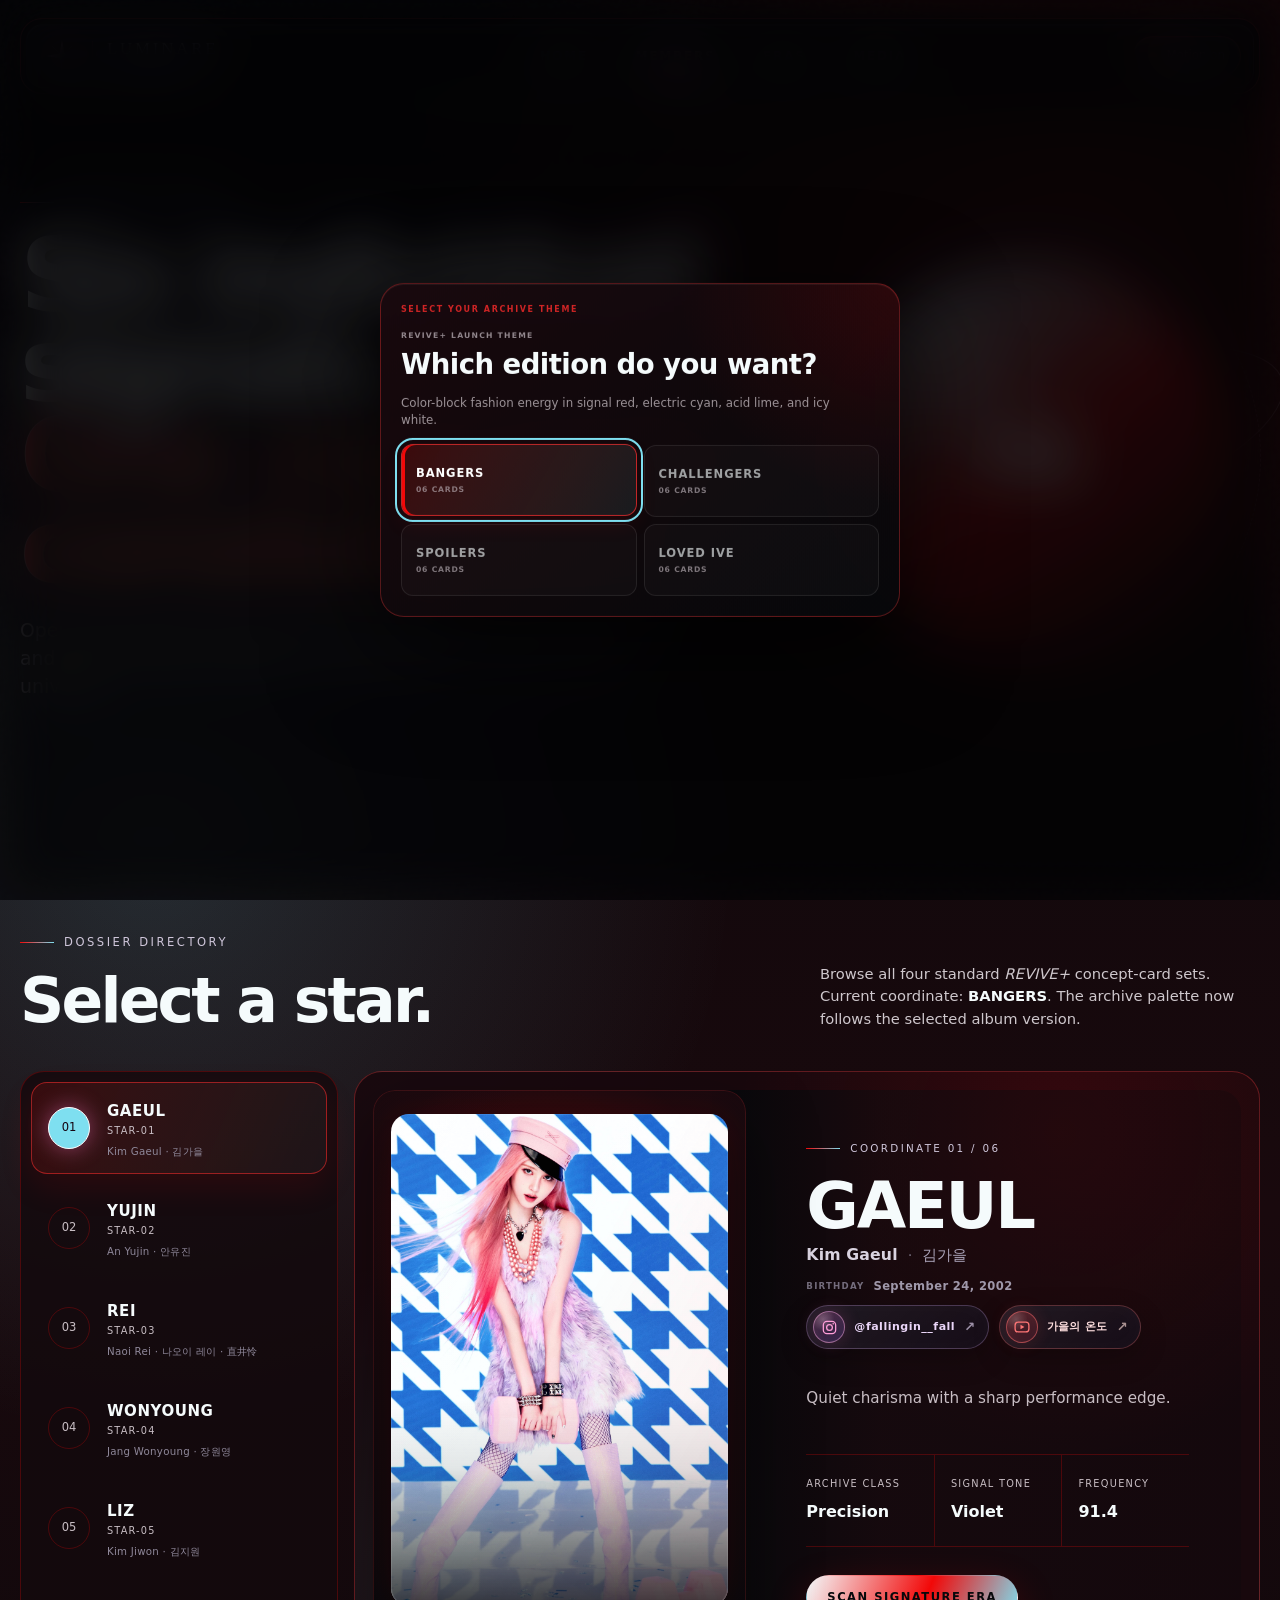
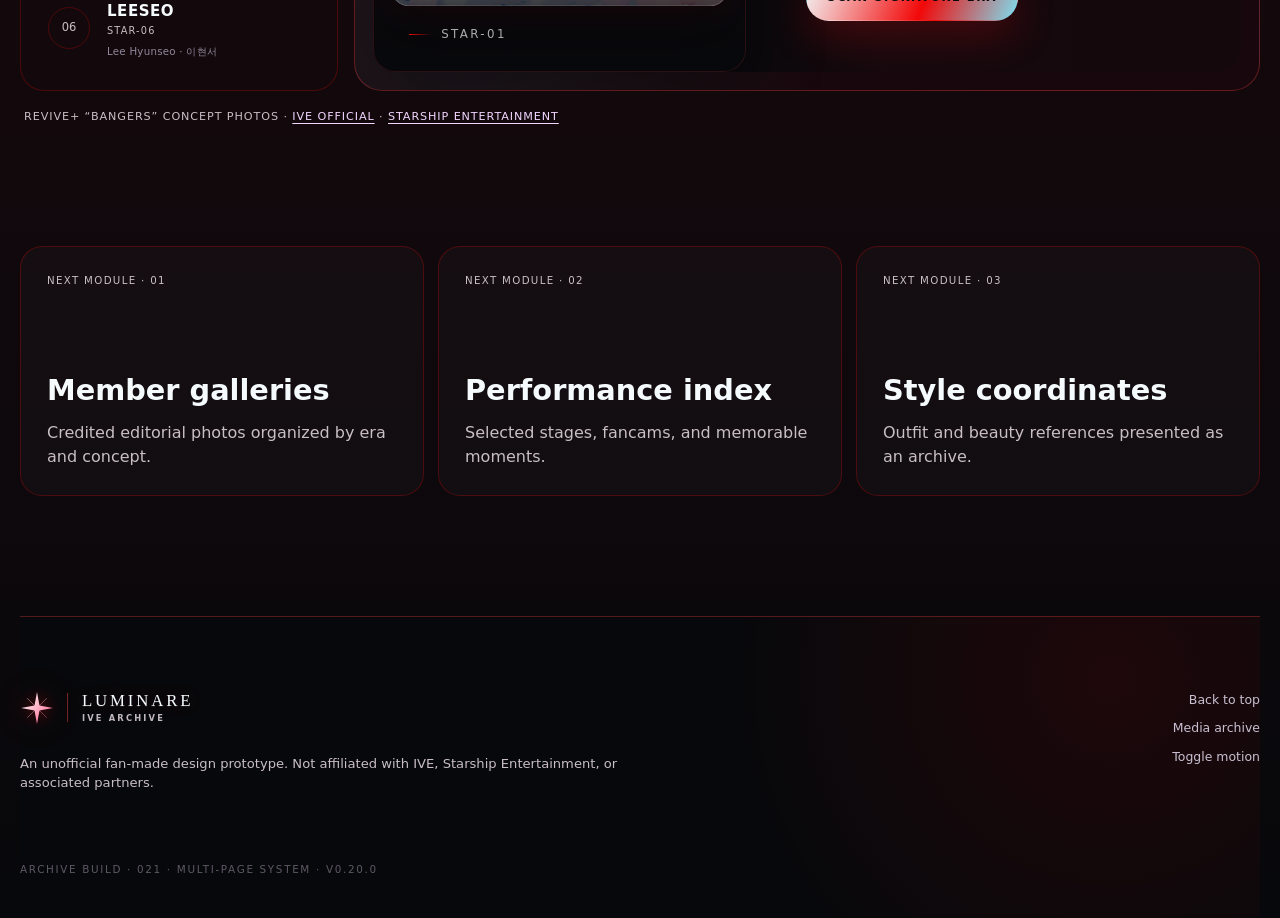
<file: members.html>
<!doctype html>
<html lang="en" data-page="members">
<head>
  <meta charset="UTF-8" />
  <meta name="viewport" content="width=device-width, initial-scale=1.0" />
  <meta name="description" content="Explore six member dossiers in the LUMINARE · IVE Archive." />
  <title>Members · LUMINARE · IVE Archive</title>
  <link rel="icon" type="image/svg+xml" href="assets/luminare-mark.svg" />
  <script src="album-theme-sync.js?v=mobile-card-freeze-fix-v63"></script>
  <link rel="stylesheet" href="revive-member-sets.css" />
  <script src="revive-member-sets.js?v=mobile-card-freeze-fix-v63" defer></script>
  <link rel="stylesheet" href="styles.css" />
  <link rel="stylesheet" href="member-cards.css" />
  <link rel="stylesheet" href="member-profile-details.css?v=mobile-card-freeze-fix-v63" />
  <link rel="stylesheet" href="member-photo-layout.css" />
  <script src="script.js" defer></script>
  <script src="member-profile-details.js?v=mobile-card-freeze-fix-v63" defer></script>
  <link rel="stylesheet" href="header-editorial-glass.css" />
  <link rel="stylesheet" href="album-cover-theme.css" />
</head>
<body>
  <a class="skip-link" href="#main">Skip to content</a>
  <div class="noise" aria-hidden="true"></div>
  <div id="starfield" class="starfield" aria-hidden="true"></div>

  <header class="site-header" data-header>
    <a class="brand" href="index.html" aria-label="LUMINARE · IVE Archive home">
        <img class="brand-emblem" src="assets/luminare-mark.svg" alt="" width="34" height="34" />
        <span class="brand-lockup">
<span class="brand-mark">LUMINARE</span>
<span class="brand-sub">IVE Archive</span>
        </span>
      </a>

    <button class="menu-toggle" type="button" aria-expanded="false" aria-controls="site-nav" data-menu-toggle>
      <span></span><span></span>
      <span class="sr-only">Toggle navigation</span>
    </button>

    <nav id="site-nav" class="site-nav" aria-label="Primary navigation" data-nav>
      <a href="index.html" data-route="index">Home</a>
      <a href="members.html" data-route="members">Members</a>
      <a href="eras.html" data-route="eras">Eras</a>
      <a href="media.html" data-route="media">Media</a>
      <a href="dive-zone.html" data-route="dive-zone">DIVE Zone</a>
    </nav>

    <button class="motion-toggle" type="button" aria-pressed="false" data-motion-toggle>
      <span class="motion-dot" aria-hidden="true"></span>
      <span data-motion-label>Motion on</span>
    </button>
  </header>
  <main id="main">
    <section class="page-hero section-shell page-hero-members" aria-labelledby="page-title">
      <div class="page-hero-copy reveal">
        <p class="eyebrow"><span></span> Member command</p>
        <h1 id="page-title">Six individual signals.<br /><span>One complete constellation.</span></h1>
        <p>Open each dossier to explore the visual identity, archive coordinate, and creative signal assigned to every member in this fan-made universe.</p>
      </div>
      <div class="page-hero-orb" aria-hidden="true"><span>06</span></div>
    </section>

    <section class="page-section section-shell" aria-labelledby="directory-title">
      <div class="section-heading reveal">
        <div>
          <p class="eyebrow"><span></span> Dossier directory</p>
          <h2 id="directory-title">Select a star.</h2>
        </div>
        <p>Portraits use IVE’s official <em>REVIVE+</em> “BANGERS” concept-photo set. Image rights remain with Starship Entertainment and the original campaign sources.</p>
      </div>

      <div class="dossier-layout reveal">
        <div class="dossier-list" role="list" data-dossier-list></div>
        <article class="dossier-panel" data-member-profile aria-live="polite">
          <div class="dossier-visual" aria-hidden="true" data-profile-visual><span data-profile-code>STAR-01</span></div>
          <div class="dossier-copy">
            <p class="eyebrow compact"><span></span><span data-profile-coordinate>Coordinate 01 / 06</span></p>
            <h2 data-profile-name>GAEUL</h2>
            <div class="profile-identity" aria-label="Full member name: Kim Gaeul · 김가을">
              <span data-profile-english-name>Kim Gaeul</span>
              <span lang="ko" data-profile-korean-name>김가을</span>
              <span lang="ja" data-profile-japanese-name hidden></span>
              <span class="profile-birthday" data-profile-birthday>September 24, 2002</span>
            </div>
            <p data-profile-signal>Quiet charisma with a sharp performance edge.</p>
            <dl class="profile-metrics">
              <div><dt>Archive class</dt><dd data-profile-class>Precision</dd></div>
              <div><dt>Signal tone</dt><dd data-profile-tone>Violet</dd></div>
              <div><dt>Frequency</dt><dd data-profile-frequency>91.4</dd></div>
            </dl>
            <div class="profile-actions">
              <button class="button button-primary" type="button" data-profile-era>Scan signature era</button>
              <span class="profile-result" data-profile-result>Profile synchronized.</span>
            </div>
          </div>
        </article>
      </div>
      <p class="photo-credit">REVIVE+ “BANGERS” concept photos · <a href="https://x.com/IVEstarship" target="_blank" rel="noreferrer">IVE Official</a> · <a href="https://www.starship-ent.com/musician/ive" target="_blank" rel="noreferrer">Starship Entertainment</a></p>
    </section>

    <section class="page-section section-shell compact-section" aria-labelledby="future-member-title">
      <div class="future-grid">
        <article class="future-card reveal">
          <span>Next module · 01</span><h3 id="future-member-title">Member galleries</h3><p>Credited editorial photos organized by era and concept.</p>
        </article>
        <article class="future-card reveal">
          <span>Next module · 02</span><h3>Performance index</h3><p>Selected stages, fancams, and memorable moments.</p>
        </article>
        <article class="future-card reveal">
          <span>Next module · 03</span><h3>Style coordinates</h3><p>Outfit and beauty references presented as an archive.</p>
        </article>
      </div>
    </section>
  </main>
  <footer class="site-footer section-shell">
    <div>
      <a class="brand footer-brand" href="index.html" aria-label="LUMINARE · IVE Archive home">
        <img class="brand-emblem" src="assets/luminare-mark.svg" alt="" width="34" height="34" />
        <span class="brand-lockup">
<span class="brand-mark">LUMINARE</span>
<span class="brand-sub">IVE Archive</span>
        </span>
      </a>
      <p>An unofficial fan-made design prototype. Not affiliated with IVE, Starship Entertainment, or associated partners.</p>
    </div>
    <div class="footer-links">
      <a href="#main">Back to top</a>
      <a href="media.html">Media archive</a>
      <button type="button" data-motion-toggle-footer>Toggle motion</button>
    </div>
    <p class="footer-code">Archive build · 021 · Multi-page system · v0.20.0</p>
  </footer>
</body>
</html>
</file>
<file: revive-member-sets.css>
/* REVIVE+ multi-set member-card selector and album-version themes. */

html[data-member-set="bangers"] {
  --set-bg: #08070b;
  --set-bg-soft: #18090f;
  --set-panel: rgba(18, 9, 14, .82);
  --set-panel-strong: rgba(25, 9, 15, .95);
  --set-paper: #f4fcfe;
  --set-muted: #c9bdc8;
  --set-ink: #08070b;
  --set-accent: #fd0100;
  --set-accent-2: #79e5fd;
  --set-accent-3: #e5f183;
  --set-line: rgba(253, 1, 0, .24);
  --set-glow-a: rgba(253, 1, 0, .25);
  --set-glow-b: rgba(121, 229, 253, .16);
  --set-board-a: #f4fcfe;
  --set-board-b: #ded8eb;
  --set-board-c: #ca0009;
}

html[data-member-set="challengers"] {
  --set-bg: #07090a;
  --set-bg-soft: #071710;
  --set-panel: rgba(7, 18, 13, .82);
  --set-panel-strong: rgba(7, 24, 16, .95);
  --set-paper: #ecf7eb;
  --set-muted: #9fbdb1;
  --set-ink: #050806;
  --set-accent: #10e68a;
  --set-accent-2: #c7e3d9;
  --set-accent-3: #5db08f;
  --set-line: rgba(16, 230, 138, .24);
  --set-glow-a: rgba(16, 230, 138, .27);
  --set-glow-b: rgba(199, 227, 217, .12);
  --set-board-a: #ecf7eb;
  --set-board-b: #97c1b5;
  --set-board-c: #175c46;
}

html[data-member-set="spoilers"] {
  --set-bg: #090d14;
  --set-bg-soft: #111b28;
  --set-panel: rgba(11, 20, 31, .82);
  --set-panel-strong: rgba(12, 27, 43, .95);
  --set-paper: #e7eef1;
  --set-muted: #a5b5bd;
  --set-ink: #08111d;
  --set-accent: #3071b6;
  --set-accent-2: #9cd0db;
  --set-accent-3: #e7ef19;
  --set-line: rgba(48, 113, 182, .26);
  --set-glow-a: rgba(48, 113, 182, .25);
  --set-glow-b: rgba(156, 208, 219, .16);
  --set-board-a: #e7eef1;
  --set-board-b: #9cd0db;
  --set-board-c: #3071b6;
}

html[data-member-set="loved-ive"] {
  --set-bg: #0b1220;
  --set-bg-soft: #102742;
  --set-panel: rgba(11, 29, 48, .82);
  --set-panel-strong: rgba(10, 38, 64, .95);
  --set-paper: #f3f1ed;
  --set-muted: #a9bdcf;
  --set-ink: #09111c;
  --set-accent: #72aacc;
  --set-accent-2: #a3bdcf;
  --set-accent-3: #ccc3bb;
  --set-line: rgba(114, 170, 204, .26);
  --set-glow-a: rgba(38, 105, 163, .25);
  --set-glow-b: rgba(204, 195, 187, .13);
  --set-board-a: #e9eef1;
  --set-board-b: #a3bdcf;
  --set-board-c: #0a355e;
}

html[data-member-set] {
  --bg: var(--set-bg);
  --bg-soft: var(--set-bg-soft);
  --panel: var(--set-panel);
  --panel-strong: var(--set-panel-strong);
  --line: var(--set-line);
  --line-strong: color-mix(in srgb, var(--set-accent) 45%, transparent);
  --text: var(--set-paper);
  --muted: var(--set-muted);
  --violet: var(--set-accent);
  --pink: var(--set-accent-2);
  --blue: var(--set-accent-3);
  --success: var(--set-accent-3);
  background: var(--set-bg);
}

html[data-member-set] body {
  background:
    radial-gradient(circle at 84% 8%, var(--set-glow-a), transparent 25%),
    radial-gradient(circle at 12% 34%, var(--set-glow-b), transparent 29%),
    linear-gradient(180deg, var(--set-bg) 0%, var(--set-bg-soft) 48%, var(--set-bg) 100%);
}

html[data-member-set] ::selection {
  color: var(--set-ink);
  background: var(--set-accent);
}

html[data-member-set] .star {
  background: color-mix(in srgb, var(--set-accent) 42%, white);
}

html[data-member-set] .site-header {
  border-color: color-mix(in srgb, var(--set-accent) 20%, rgba(255,255,255,.08));
  background: color-mix(in srgb, var(--set-bg) 82%, transparent);
  box-shadow: 0 18px 68px color-mix(in srgb, var(--set-bg) 72%, transparent);
}

html[data-member-set] .site-nav a::after,
html[data-member-set] .eyebrow span:first-child {
  background: linear-gradient(90deg, var(--set-accent), var(--set-accent-2));
}

html[data-member-set] .motion-dot {
  background: var(--set-accent);
  box-shadow: 0 0 16px color-mix(in srgb, var(--set-accent) 72%, transparent);
}

html[data-member-set] .button-primary {
  color: var(--set-ink);
  background: linear-gradient(112deg, var(--set-paper), var(--set-accent) 54%, var(--set-accent-2));
  box-shadow: 0 15px 42px color-mix(in srgb, var(--set-accent) 22%, transparent);
}

html[data-member-set] .button-ghost,
html[data-member-set] .text-link {
  border-color: color-mix(in srgb, var(--set-accent) 34%, rgba(255,255,255,.1));
}

html[data-member-set] .member-card {
  border-color: color-mix(in srgb, var(--set-accent) 20%, rgba(255,255,255,.07));
  background:
    radial-gradient(circle at 76% 8%, color-mix(in srgb, var(--set-accent) 10%, transparent), transparent 34%),
    var(--set-panel);
}

html[data-member-set] .member-card:hover,
html[data-member-set] .member-card:focus-within {
  border-color: color-mix(in srgb, var(--set-accent) 54%, white 8%);
  box-shadow: 0 24px 70px color-mix(in srgb, var(--set-accent) 12%, rgba(0,0,0,.45));
}

.member-set-switcher {
  --member-set-accent: var(--set-accent, #ff8fc7);
  --member-set-secondary: var(--set-accent-2, #ffd3e7);
  position: relative;
  z-index: 3;
  display: grid;
  grid-template-columns: minmax(170px, .55fr) minmax(0, 1.45fr);
  gap: 10px 22px;
  align-items: center;
  margin: -20px 0 30px;
  padding: 18px 20px;
  overflow: hidden;
  border: 1px solid color-mix(in srgb, var(--member-set-accent) 25%, rgba(255,255,255,.08));
  border-radius: 20px;
  background:
    radial-gradient(circle at 8% 0%, color-mix(in srgb, var(--member-set-accent) 20%, transparent), transparent 36%),
    radial-gradient(circle at 94% 100%, color-mix(in srgb, var(--member-set-secondary) 10%, transparent), transparent 34%),
    color-mix(in srgb, var(--set-bg) 76%, transparent);
  box-shadow: 0 20px 60px rgba(0, 0, 0, .22);
  backdrop-filter: blur(18px) saturate(1.15);
}

.member-set-switcher::after {
  content: "04 THEMES · 24 CARDS";
  position: absolute;
  right: 16px;
  bottom: 10px;
  color: color-mix(in srgb, var(--member-set-accent) 25%, rgba(255,255,255,.18));
  font-size: .5rem;
  font-weight: 800;
  letter-spacing: .15em;
  pointer-events: none;
}

.member-set-switcher-copy {
  min-width: 0;
  display: flex;
  flex-direction: column;
  gap: 6px;
}

.member-set-switcher-copy > span {
  color: color-mix(in srgb, var(--set-muted) 70%, transparent);
  font-size: .52rem;
  font-weight: 750;
  letter-spacing: .16em;
  text-transform: uppercase;
}

.member-set-switcher-copy > strong {
  color: var(--set-paper, white);
  font-size: clamp(1rem, 2vw, 1.38rem);
  line-height: 1;
  letter-spacing: -.025em;
}

.member-set-options {
  min-width: 0;
  display: grid;
  grid-template-columns: repeat(4, minmax(0, 1fr));
  gap: 7px;
}

.member-set-options button {
  position: relative;
  min-width: 0;
  min-height: 38px;
  padding: 8px 9px 8px 24px;
  overflow: hidden;
  border: 1px solid rgba(255, 255, 255, .13);
  border-radius: 999px;
  color: color-mix(in srgb, var(--set-paper) 66%, transparent);
  background: rgba(255, 255, 255, .035);
  font: inherit;
  font-size: clamp(.48rem, .68vw, .58rem);
  font-weight: 800;
  letter-spacing: .09em;
  text-overflow: ellipsis;
  white-space: nowrap;
  cursor: pointer;
  transition: border-color .2s ease, color .2s ease, background .2s ease, transform .2s ease, box-shadow .2s ease;
}

.member-set-options button::before {
  content: "";
  position: absolute;
  left: 10px;
  top: 50%;
  width: 7px;
  height: 7px;
  border-radius: 50%;
  transform: translateY(-50%);
  background: var(--option-a, #ff8fc7);
  box-shadow: 0 0 10px color-mix(in srgb, var(--option-a, #ff8fc7) 65%, transparent);
}

.member-set-options button[data-member-set="bangers"] { --option-a: #fd0100; --option-b: #79e5fd; }
.member-set-options button[data-member-set="challengers"] { --option-a: #10e68a; --option-b: #c7e3d9; }
.member-set-options button[data-member-set="spoilers"] { --option-a: #3071b6; --option-b: #9cd0db; }
.member-set-options button[data-member-set="loved-ive"] { --option-a: #72aacc; --option-b: #a3bdcf; }

.member-set-options button:hover,
.member-set-options button:focus-visible {
  border-color: color-mix(in srgb, var(--option-a) 62%, white 10%);
  color: white;
  transform: translateY(-1px);
}

.member-set-options button[aria-pressed="true"] {
  border-color: color-mix(in srgb, var(--option-a) 64%, white 16%);
  color: var(--set-ink, #130a11);
  background: linear-gradient(112deg, var(--set-paper, #fff7fb), var(--option-a) 62%, var(--option-b));
  box-shadow: 0 8px 24px color-mix(in srgb, var(--option-a) 27%, transparent);
}

.member-set-options button[aria-pressed="true"]::before {
  background: var(--set-ink, #130a11);
  box-shadow: none;
}

.member-set-switcher > p {
  grid-column: 2;
  min-width: 0;
  margin: 0 90px 0 2px;
  color: color-mix(in srgb, var(--set-muted) 72%, transparent);
  font-size: .68rem;
  line-height: 1.45;
}

.member-card .member-art,
html[data-page="members"] .dossier-panel .dossier-visual::before {
  transition: background-image .2s linear, filter .3s ease, opacity .3s ease;
}

html[data-page="index"][data-member-set] {
  --rv-ink: var(--set-ink);
  --rv-paper: var(--set-paper);
  --rv-pink: var(--set-accent);
  --rv-hot: var(--set-accent);
  --rv-lilac: var(--set-accent-2);
  --rv-cyan: var(--set-accent-3);
  --rv-yellow: var(--set-accent-2);
  --rv-chrome: color-mix(in srgb, var(--set-paper) 84%, var(--set-accent));
  --rv-line: var(--set-line);
  background: var(--set-bg);
}

html[data-page="index"][data-member-set] body {
  background:
    radial-gradient(circle at 86% 8%, var(--set-glow-a), transparent 22%),
    radial-gradient(circle at 12% 31%, var(--set-glow-b), transparent 25%),
    linear-gradient(180deg, var(--set-bg) 0%, var(--set-bg-soft) 44%, var(--set-bg) 100%);
}

html[data-page="index"][data-member-set] .revive-campaign-hero::before {
  background:
    radial-gradient(circle at 75% 44%, var(--set-glow-a), transparent 19%),
    radial-gradient(circle at 72% 38%, var(--set-glow-b), transparent 32%),
    linear-gradient(90deg, rgba(255,255,255,.025) 1px, transparent 1px),
    linear-gradient(rgba(255,255,255,.025) 1px, transparent 1px);
  background-size: auto, auto, 54px 54px, 54px 54px;
}

html[data-page="index"][data-member-set] .revive-campaign-title .title-revive {
  color: var(--set-ink);
  background: linear-gradient(105deg, var(--set-paper), color-mix(in srgb, var(--set-accent) 72%, white) 52%, var(--set-accent-2));
  box-shadow: 9px 9px 0 color-mix(in srgb, var(--set-accent) 25%, transparent);
}

html[data-page="index"][data-member-set] .revive-campaign-actions .button-primary,
html[data-page="index"][data-member-set] .revive-closing .button-primary {
  color: var(--set-ink);
  background: linear-gradient(112deg, var(--set-paper), var(--set-accent) 52%, var(--set-accent-2));
  box-shadow: 0 16px 44px color-mix(in srgb, var(--set-accent) 22%, transparent);
}

html[data-page="index"][data-member-set] .campaign-board {
  border-color: color-mix(in srgb, var(--set-accent) 26%, white 8%);
  background:
    radial-gradient(circle at 77% 18%, color-mix(in srgb, var(--set-accent-3) 34%, transparent), transparent 20%),
    radial-gradient(circle at 18% 78%, color-mix(in srgb, var(--set-accent) 32%, transparent), transparent 24%),
    linear-gradient(145deg, var(--set-board-a) 0%, var(--set-board-b) 48%, var(--set-board-c) 100%);
  box-shadow: 0 48px 130px color-mix(in srgb, var(--set-accent) 12%, rgba(0,0,0,.56));
}

html[data-page="index"][data-member-set] .campaign-board::after {
  content: attr(data-theme-label);
}

html[data-page="index"][data-member-set] .campaign-photo {
  border-color: color-mix(in srgb, var(--set-ink) 20%, transparent);
  background: color-mix(in srgb, var(--set-board-a) 78%, var(--set-board-b));
  box-shadow: 0 15px 34px color-mix(in srgb, var(--set-ink) 20%, transparent);
}

html[data-page="index"][data-member-set] .campaign-photo figcaption {
  color: var(--set-ink);
  background: color-mix(in srgb, var(--set-paper) 88%, transparent);
}

html[data-page="index"][data-member-set] .campaign-sticker {
  border-color: color-mix(in srgb, var(--set-accent) 45%, white 18%);
  box-shadow: 0 10px 28px color-mix(in srgb, var(--set-accent) 15%, transparent);
}

html[data-page="index"][data-member-set] .revive-status-strip,
html[data-page="index"][data-member-set] .revive-story,
html[data-page="index"][data-member-set] .concept-card,
html[data-page="index"][data-member-set] .revive-portal-card,
html[data-page="index"][data-member-set] .revive-closing {
  border-color: color-mix(in srgb, var(--set-accent) 18%, rgba(255,255,255,.08));
}

html[data-page="index"][data-member-set] .revive-status-strip,
html[data-page="index"][data-member-set] .revive-story,
html[data-page="index"][data-member-set] .revive-portal-card {
  background:
    radial-gradient(circle at 100% 0%, color-mix(in srgb, var(--set-accent) 8%, transparent), transparent 35%),
    color-mix(in srgb, var(--set-panel) 82%, transparent);
}

html[data-page="index"][data-member-set] .revive-portal-card:hover,
html[data-page="index"][data-member-set] .revive-portal-card:focus-visible {
  border-color: color-mix(in srgb, var(--set-accent) 50%, white 8%);
  box-shadow: 0 24px 64px color-mix(in srgb, var(--set-accent) 11%, rgba(0,0,0,.4));
}

html[data-page="members"] .member-set-switcher {
  margin-top: -18px;
}

html[data-page="members"] .section-heading > p strong {
  color: var(--set-paper, white);
  font-weight: 750;
}

html[data-page="members"][data-member-set] .dossier-panel {
  border-color: color-mix(in srgb, var(--set-accent) 21%, rgba(255,255,255,.07));
  background:
    radial-gradient(circle at 38% 34%, color-mix(in srgb, var(--set-accent) 12%, transparent), transparent 34%),
    linear-gradient(145deg, var(--set-panel-strong), color-mix(in srgb, var(--set-bg) 96%, black));
}

html[data-page="members"][data-member-set] .dossier-panel .dossier-visual {
  background:
    radial-gradient(circle at 46% 25%, color-mix(in srgb, var(--set-accent) 18%, transparent), transparent 38%),
    linear-gradient(180deg, var(--set-panel-strong), var(--set-bg));
  box-shadow:
    0 28px 72px rgba(0, 0, 0, .38),
    inset 0 0 0 1px color-mix(in srgb, var(--set-accent) 12%, rgba(255,255,255,.04));
}

html[data-page="members"][data-member-set] .dossier-panel .dossier-visual::before {
  background-color: var(--set-bg);
  box-shadow:
    0 22px 50px rgba(0, 0, 0, .34),
    0 0 38px color-mix(in srgb, var(--set-accent) 12%, transparent);
}

html[data-page="members"][data-member-set] .dossier-panel .dossier-visual::after {
  background:
    linear-gradient(180deg, transparent 58%, color-mix(in srgb, var(--set-bg) 10%, transparent) 72%, color-mix(in srgb, var(--set-bg) 78%, transparent) 100%),
    linear-gradient(120deg, rgba(255, 255, 255, .025), transparent 45%, color-mix(in srgb, var(--set-accent) 8%, transparent));
}

html[data-page="members"][data-member-set] .dossier-panel .dossier-visual > span::before {
  background: linear-gradient(90deg, var(--set-accent), transparent);
}

html[data-page="members"][data-member-set] .dossier-panel .dossier-copy {
  background:
    linear-gradient(90deg, color-mix(in srgb, var(--set-bg) 96%, transparent), color-mix(in srgb, var(--set-panel) 82%, transparent) 32%, color-mix(in srgb, var(--set-bg) 24%, transparent) 100%);
}

html[data-page="members"][data-member-set] .dossier-button[aria-pressed="true"] {
  border-color: color-mix(in srgb, var(--set-accent) 48%, white 8%);
  background: linear-gradient(112deg, color-mix(in srgb, var(--set-accent) 16%, transparent), rgba(255,255,255,.04));
  box-shadow: 0 12px 34px color-mix(in srgb, var(--set-accent) 11%, transparent);
}

@media (max-width: 900px) {
  .member-set-switcher {
    grid-template-columns: 1fr;
    gap: 12px;
    margin-top: -8px;
  }

  .member-set-switcher > p {
    grid-column: 1;
    margin-right: 92px;
  }
}

@media (max-width: 760px) {
  html[data-page="members"][data-member-set] .dossier-panel .dossier-copy {
    background: linear-gradient(180deg, color-mix(in srgb, var(--set-bg) 97%, transparent), color-mix(in srgb, var(--set-panel) 84%, transparent));
  }
}

@media (max-width: 640px) {
  .member-set-switcher {
    padding: 16px;
    border-radius: 17px;
  }

  .member-set-options {
    grid-template-columns: repeat(2, minmax(0, 1fr));
  }

  .member-set-options button {
    min-height: 36px;
    font-size: .5rem;
  }

  .member-set-switcher > p {
    margin-right: 0;
    padding-right: 0;
  }

  .member-set-switcher::after {
    display: none;
  }
}

/* SWITCHER REDESIGN v0.12.0 START */
.member-set-switcher.member-set-switcher-top {
  width: min(calc(100% - 32px), 1280px) !important;
  margin: 10px auto 0 !important;
  grid-template-columns: minmax(150px, .46fr) minmax(430px, 1.45fr) minmax(210px, .7fr);
  gap: 12px;
  align-items: center;
  padding: 9px 11px;
  border-color: color-mix(in srgb, var(--member-set-accent) 17%, rgba(255,255,255,.08));
  border-radius: 16px;
  background: linear-gradient(112deg, color-mix(in srgb, var(--set-bg) 89%, transparent), color-mix(in srgb, var(--set-panel) 86%, transparent));
  box-shadow: 0 10px 30px rgba(0, 0, 0, .18), inset 0 1px 0 rgba(255, 255, 255, .025);
  backdrop-filter: blur(20px) saturate(1.08);
}
.member-set-switcher.member-set-switcher-top::before {
  content: "";
  position: absolute;
  left: 0;
  top: 13px;
  bottom: 13px;
  width: 2px;
  border-radius: 999px;
  background: linear-gradient(180deg, var(--member-set-accent), var(--member-set-secondary));
  box-shadow: 0 0 18px color-mix(in srgb, var(--member-set-accent) 30%, transparent);
}
.member-set-switcher.member-set-switcher-top::after { display: none; }
.member-set-switcher.member-set-switcher-top .member-set-switcher-copy { gap: 2px; padding-left: 10px; }
.member-set-switcher.member-set-switcher-top .member-set-switcher-copy > span {
  color: color-mix(in srgb, var(--set-muted) 72%, transparent);
  font-size: .46rem;
  letter-spacing: .18em;
}
.member-set-switcher.member-set-switcher-top .member-set-switcher-copy > strong {
  font-size: clamp(.86rem, 1.35vw, 1.02rem);
  letter-spacing: .045em;
  text-transform: uppercase;
}
.member-set-switcher.member-set-switcher-top .member-set-options {
  gap: 4px;
  padding: 3px;
  border: 1px solid rgba(255, 255, 255, .065);
  border-radius: 12px;
  background: rgba(255, 255, 255, .022);
}
.member-set-switcher.member-set-switcher-top .member-set-options button {
  min-height: 34px;
  padding: 7px 9px 7px 24px;
  border-color: transparent;
  border-radius: 9px;
  color: color-mix(in srgb, var(--set-paper) 54%, transparent);
  background: transparent;
  font-size: clamp(.48rem, .62vw, .56rem);
  letter-spacing: .085em;
  box-shadow: none;
  transition: color .18s ease, background .18s ease, box-shadow .18s ease;
}
.member-set-switcher.member-set-switcher-top .member-set-options button::before {
  left: 9px;
  width: 6px;
  height: 6px;
  box-shadow: 0 0 8px color-mix(in srgb, var(--option-a) 52%, transparent);
}
.member-set-switcher.member-set-switcher-top .member-set-options button:hover,
.member-set-switcher.member-set-switcher-top .member-set-options button:focus-visible {
  border-color: transparent;
  color: var(--set-paper);
  background: rgba(255, 255, 255, .045);
  transform: none;
}
.member-set-switcher.member-set-switcher-top .member-set-options button[aria-pressed="true"] {
  border-color: color-mix(in srgb, var(--option-a) 32%, rgba(255,255,255,.07));
  color: var(--set-paper);
  background: linear-gradient(90deg, color-mix(in srgb, var(--option-a) 18%, transparent), color-mix(in srgb, var(--option-b) 8%, transparent));
  box-shadow: inset 0 -2px 0 color-mix(in srgb, var(--option-a) 84%, white 8%), 0 0 18px color-mix(in srgb, var(--option-a) 10%, transparent);
}
.member-set-switcher.member-set-switcher-top .member-set-options button[aria-pressed="true"]::before {
  background: var(--option-a);
  box-shadow: 0 0 10px color-mix(in srgb, var(--option-a) 66%, transparent);
}
.member-set-switcher.member-set-switcher-top > p {
  grid-column: 3;
  margin: 0;
  padding-left: 14px;
  border-left: 1px solid rgba(255, 255, 255, .075);
  color: color-mix(in srgb, var(--set-muted) 68%, transparent);
  font-size: .6rem;
  line-height: 1.38;
}
html[data-page="members"] .member-set-switcher.member-set-switcher-top { margin-top: 10px !important; }
@media (max-width: 1080px) {
  .member-set-switcher.member-set-switcher-top { grid-template-columns: minmax(145px, .42fr) minmax(0, 1.58fr); }
  .member-set-switcher.member-set-switcher-top > p { display: none; }
}
@media (max-width: 760px) {
  .member-set-switcher.member-set-switcher-top { grid-template-columns: 1fr; gap: 8px; padding: 10px; }
  .member-set-switcher.member-set-switcher-top .member-set-switcher-copy {
    flex-direction: row;
    align-items: baseline;
    justify-content: space-between;
    gap: 12px;
    padding: 0 2px 0 8px;
  }
  .member-set-switcher.member-set-switcher-top .member-set-switcher-copy > strong { font-size: .82rem; }
}
@media (max-width: 560px) {
  .member-set-switcher.member-set-switcher-top {
    width: min(calc(100% - 20px), 1280px) !important;
    margin-top: 8px !important;
    border-radius: 14px;
  }
  .member-set-switcher.member-set-switcher-top .member-set-options { grid-template-columns: repeat(2, minmax(0, 1fr)); }
  .member-set-switcher.member-set-switcher-top .member-set-options button { min-height: 33px; }
}
/* SWITCHER REDESIGN v0.12.0 END */

/* VERSION POPUP v0.13.0 START */
.member-set-switcher-popup {
  --popup-accent: var(--set-accent, #ff8fc7);
  --popup-secondary: var(--set-accent-2, #ffd3e7);
  position: fixed;
  right: max(16px, env(safe-area-inset-right));
  bottom: max(16px, env(safe-area-inset-bottom));
  z-index: 160;
  width: min(360px, calc(100vw - 32px));
  pointer-events: none;
}

.member-set-dock {
  pointer-events: auto;
  width: max-content;
  max-width: 100%;
  min-height: 46px;
  margin-left: auto;
  padding: 0 14px 0 12px;
  display: grid;
  grid-template-columns: 8px auto auto auto;
  align-items: center;
  gap: 9px;
  border: 1px solid color-mix(in srgb, var(--popup-accent) 24%, rgba(255,255,255,.09));
  border-radius: 999px;
  color: var(--set-paper, white);
  background:
    linear-gradient(110deg, color-mix(in srgb, var(--set-bg) 88%, transparent), color-mix(in srgb, var(--set-panel-strong) 88%, transparent));
  box-shadow: 0 14px 38px rgba(0, 0, 0, .34), inset 0 1px 0 rgba(255,255,255,.04);
  backdrop-filter: blur(22px) saturate(1.15);
  cursor: pointer;
}

.member-set-dock:hover,
.member-set-dock:focus-visible,
.member-set-switcher-popup[data-open="true"] .member-set-dock {
  border-color: color-mix(in srgb, var(--popup-accent) 52%, white 8%);
  box-shadow: 0 16px 46px rgba(0, 0, 0, .4), 0 0 24px color-mix(in srgb, var(--popup-accent) 10%, transparent);
}

.member-set-dock-dot {
  width: 7px;
  height: 7px;
  border-radius: 50%;
  background: var(--popup-accent);
  box-shadow: 0 0 12px color-mix(in srgb, var(--popup-accent) 72%, transparent);
}

.member-set-dock-label,
.member-set-dock-action {
  font-size: .52rem;
  font-weight: 750;
  letter-spacing: .13em;
  text-transform: uppercase;
}

.member-set-dock-label { color: color-mix(in srgb, var(--set-muted) 72%, transparent); }
.member-set-dock strong { font-size: .68rem; letter-spacing: .08em; }
.member-set-dock-action { color: color-mix(in srgb, var(--popup-accent) 72%, white 10%); }

.member-set-popover {
  pointer-events: auto;
  position: absolute;
  right: 0;
  bottom: calc(100% + 10px);
  width: 100%;
  padding: 14px;
  border: 1px solid color-mix(in srgb, var(--popup-accent) 26%, rgba(255,255,255,.09));
  border-radius: 19px;
  color: var(--set-paper, white);
  background:
    radial-gradient(circle at 100% 0%, color-mix(in srgb, var(--popup-accent) 13%, transparent), transparent 36%),
    linear-gradient(145deg, color-mix(in srgb, var(--set-panel-strong) 96%, transparent), color-mix(in srgb, var(--set-bg) 94%, transparent));
  box-shadow: 0 24px 74px rgba(0,0,0,.5), inset 0 1px 0 rgba(255,255,255,.04);
  backdrop-filter: blur(26px) saturate(1.18);
  opacity: 0;
  visibility: hidden;
  transform: translateY(10px) scale(.975);
  transform-origin: right bottom;
  transition: opacity .2s ease, transform .2s ease, visibility .2s ease;
}

.member-set-switcher-popup[data-open="true"] .member-set-popover {
  opacity: 1;
  visibility: visible;
  transform: translateY(0) scale(1);
}

.member-set-popover-head {
  display: flex;
  align-items: center;
  justify-content: space-between;
  gap: 16px;
  margin-bottom: 10px;
}

.member-set-popover-head > div {
  display: flex;
  flex-direction: column;
  gap: 2px;
}

.member-set-popover-head span {
  color: color-mix(in srgb, var(--set-muted) 70%, transparent);
  font-size: .48rem;
  font-weight: 750;
  letter-spacing: .16em;
  text-transform: uppercase;
}

.member-set-popover-head strong {
  font-size: 1rem;
  letter-spacing: -.02em;
}

.member-set-close {
  width: 30px;
  height: 30px;
  display: grid;
  place-items: center;
  border: 1px solid rgba(255,255,255,.09);
  border-radius: 50%;
  color: color-mix(in srgb, var(--set-paper) 68%, transparent);
  background: rgba(255,255,255,.035);
  font-size: 1rem;
  line-height: 1;
  cursor: pointer;
}

.member-set-close:hover,
.member-set-close:focus-visible {
  color: white;
  border-color: color-mix(in srgb, var(--popup-accent) 52%, white 8%);
}

.member-set-popover > p {
  margin: 0 0 12px;
  color: color-mix(in srgb, var(--set-muted) 76%, transparent);
  font-size: .68rem;
  line-height: 1.45;
}

.member-set-switcher-popup .member-set-options {
  display: grid;
  grid-template-columns: repeat(2, minmax(0, 1fr));
  gap: 7px;
}

.member-set-switcher-popup .member-set-options button {
  min-height: 52px;
  padding: 10px 11px;
  display: flex;
  flex-direction: column;
  align-items: flex-start;
  justify-content: center;
  gap: 2px;
  border: 1px solid rgba(255,255,255,.085);
  border-radius: 12px;
  color: color-mix(in srgb, var(--set-paper) 62%, transparent);
  background: rgba(255,255,255,.025);
  cursor: pointer;
  text-align: left;
  transition: border-color .18s ease, background .18s ease, color .18s ease, transform .18s ease;
}

.member-set-switcher-popup .member-set-options button::before { display: none; }
.member-set-switcher-popup .member-set-options button span { font-size: .63rem; font-weight: 850; letter-spacing: .08em; }
.member-set-switcher-popup .member-set-options button small { color: color-mix(in srgb, var(--set-muted) 60%, transparent); font-size: .48rem; letter-spacing: .1em; text-transform: uppercase; }

.member-set-switcher-popup .member-set-options button:hover,
.member-set-switcher-popup .member-set-options button:focus-visible {
  color: white;
  border-color: color-mix(in srgb, var(--option-a) 48%, white 8%);
  background: color-mix(in srgb, var(--option-a) 8%, rgba(255,255,255,.025));
  transform: translateY(-1px);
}

.member-set-switcher-popup .member-set-options button[aria-pressed="true"] {
  color: white;
  border-color: color-mix(in srgb, var(--option-a) 62%, white 12%);
  background:
    linear-gradient(120deg, color-mix(in srgb, var(--option-a) 18%, transparent), color-mix(in srgb, var(--option-b) 9%, transparent));
  box-shadow: inset 3px 0 0 var(--option-a), 0 8px 22px color-mix(in srgb, var(--option-a) 9%, transparent);
}

@media (max-width: 640px) {
  .member-set-switcher-popup {
    left: max(10px, env(safe-area-inset-left));
    right: max(10px, env(safe-area-inset-right));
    bottom: max(10px, env(safe-area-inset-bottom));
    width: auto;
  }

  .member-set-dock {
    width: 100%;
    grid-template-columns: 8px auto 1fr auto;
  }

  .member-set-dock strong { justify-self: start; }
  .member-set-popover { width: 100%; transform-origin: center bottom; }
}

@media (prefers-reduced-motion: reduce) {
  .member-set-popover,
  .member-set-switcher-popup .member-set-options button {
    transition: none;
  }
}
/* VERSION POPUP v0.13.0 END */

/* LAUNCH MODAL v0.14.0 START */
.member-set-launch-backdrop {
  position: fixed;
  inset: 0;
  z-index: 0;
  background: rgba(3, 2, 7, .7);
  backdrop-filter: blur(12px) saturate(.86);
  opacity: 0;
  visibility: hidden;
  pointer-events: none;
  transition: opacity .22s ease, visibility .22s ease;
}

.member-set-switcher-popup[data-launch="true"] .member-set-launch-backdrop {
  opacity: 1;
  visibility: visible;
  pointer-events: auto;
}

.member-set-switcher-popup[data-launch="true"] .member-set-dock {
  opacity: 0;
  visibility: hidden;
  pointer-events: none;
}

.member-set-switcher-popup[data-launch="true"] .member-set-popover {
  position: fixed;
  z-index: 2;
  left: 50%;
  right: auto;
  top: 50%;
  bottom: auto;
  width: min(520px, calc(100vw - 32px));
  padding: 20px;
  border-radius: 24px;
  opacity: 1;
  visibility: visible;
  transform: translate(-50%, -50%) scale(1);
  transform-origin: center;
}

.member-set-switcher-popup[data-launch="true"] .member-set-popover::before {
  content: "SELECT YOUR ARCHIVE THEME";
  display: block;
  margin-bottom: 14px;
  color: color-mix(in srgb, var(--popup-accent) 72%, white 12%);
  font-size: .5rem;
  font-weight: 850;
  letter-spacing: .2em;
}

.member-set-switcher-popup[data-launch="true"] .member-set-popover-head strong {
  font-size: clamp(1.28rem, 3vw, 1.72rem);
}

.member-set-switcher-popup[data-launch="true"] .member-set-popover > p {
  max-width: 440px;
  margin-bottom: 16px;
  font-size: .74rem;
}

.member-set-switcher-popup[data-launch="true"] .member-set-close {
  display: none;
}

.member-set-switcher-popup[data-launch="true"] .member-set-options button {
  min-height: 72px;
  padding: 14px;
}

.member-set-switcher-popup[data-launch="true"] .member-set-options button span {
  font-size: .72rem;
}

.member-set-change-hint {
  pointer-events: auto;
  position: absolute;
  right: 0;
  bottom: calc(100% + 10px);
  width: min(278px, calc(100vw - 32px));
  min-height: 52px;
  padding: 11px 36px 11px 13px;
  border: 1px solid color-mix(in srgb, var(--popup-accent) 35%, rgba(255,255,255,.1));
  border-radius: 14px;
  color: var(--set-paper, white);
  background:
    linear-gradient(135deg, color-mix(in srgb, var(--set-panel-strong) 96%, transparent), color-mix(in srgb, var(--set-bg) 92%, transparent));
  box-shadow: 0 18px 48px rgba(0,0,0,.4), 0 0 22px color-mix(in srgb, var(--popup-accent) 9%, transparent);
  backdrop-filter: blur(20px) saturate(1.12);
  font-size: .65rem;
  line-height: 1.42;
  opacity: 0;
  visibility: hidden;
  transform: translateY(8px) scale(.98);
  transform-origin: right bottom;
  transition: opacity .2s ease, transform .2s ease, visibility .2s ease;
}

.member-set-change-hint::after {
  content: "";
  position: absolute;
  right: 24px;
  bottom: -6px;
  width: 10px;
  height: 10px;
  border-right: 1px solid color-mix(in srgb, var(--popup-accent) 35%, rgba(255,255,255,.1));
  border-bottom: 1px solid color-mix(in srgb, var(--popup-accent) 35%, rgba(255,255,255,.1));
  background: color-mix(in srgb, var(--set-bg) 92%, transparent);
  transform: rotate(45deg);
}

.member-set-change-hint button {
  position: absolute;
  right: 8px;
  top: 8px;
  width: 24px;
  height: 24px;
  display: grid;
  place-items: center;
  border: 0;
  border-radius: 50%;
  color: color-mix(in srgb, var(--set-paper) 60%, transparent);
  background: rgba(255,255,255,.04);
  cursor: pointer;
}

.member-set-switcher-popup[data-hint-visible="true"][data-open="false"][data-launch="false"] .member-set-change-hint {
  opacity: 1;
  visibility: visible;
  transform: translateY(0) scale(1);
}

@media (max-width: 640px) {
  .member-set-switcher-popup[data-launch="true"] .member-set-popover {
    width: min(calc(100vw - 20px), 520px);
    padding: 17px;
    border-radius: 20px;
  }

  .member-set-switcher-popup[data-launch="true"] .member-set-options {
    grid-template-columns: 1fr;
  }

  .member-set-switcher-popup[data-launch="true"] .member-set-options button {
    min-height: 58px;
  }

  .member-set-change-hint {
    left: 0;
    right: 0;
    width: 100%;
    transform-origin: center bottom;
  }
}

@media (prefers-reduced-motion: reduce) {
  .member-set-launch-backdrop,
  .member-set-change-hint {
    transition: none;
  }
}
/* LAUNCH MODAL v0.14.0 END */

/* FIRST PAINT LAUNCH GATE v0.15.0 START */
html[data-theme-launch-pending="true"],
html[data-theme-launch-pending="true"] body {
  overflow: hidden !important;
}

html[data-theme-launch-pending="true"]::after {
  content: "";
  position: fixed;
  inset: 0;
  z-index: 165;
  background: rgba(3, 2, 7, .54);
  backdrop-filter: blur(26px) brightness(.42) saturate(.72);
  -webkit-backdrop-filter: blur(26px) brightness(.42) saturate(.72);
  pointer-events: auto;
}

html[data-theme-launch-pending="true"] body > :not(.member-set-switcher-popup) {
  pointer-events: none !important;
  user-select: none !important;
}

html[data-theme-launch-pending="true"] .member-set-switcher-popup {
  z-index: 180;
}

html[data-theme-launch-pending="true"] .member-set-switcher-popup[data-launch="true"] .member-set-launch-backdrop {
  background: rgba(3, 2, 7, .12);
  backdrop-filter: none;
  -webkit-backdrop-filter: none;
}

html[data-theme-launch-pending="true"] .member-set-switcher-popup[data-launch="true"] .member-set-popover {
  z-index: 3;
  box-shadow: 0 34px 110px rgba(0, 0, 0, .72), inset 0 1px 0 rgba(255,255,255,.055);
}

@media (prefers-reduced-motion: reduce) {
  html[data-theme-launch-pending="true"]::after {
    backdrop-filter: blur(18px) brightness(.42);
    -webkit-backdrop-filter: blur(18px) brightness(.42);
  }
}
/* FIRST PAINT LAUNCH GATE v0.15.0 END */
</file>
<file: styles.css>
:root {
  --bg: #05040a;
  --bg-soft: #0b0913;
  --panel: rgba(16, 12, 27, 0.72);
  --panel-strong: rgba(18, 13, 33, 0.94);
  --line: rgba(255, 255, 255, 0.11);
  --line-strong: rgba(222, 191, 255, 0.33);
  --text: #f7f3ff;
  --muted: #aaa3b8;
  --violet: #9f6cff;
  --pink: #ff78c8;
  --blue: #66d9ff;
  --success: #87ffc1;
  --max: 1240px;
  --radius: 24px;
  --shadow: 0 26px 90px rgba(0, 0, 0, 0.48);
}

* { box-sizing: border-box; }
html { scroll-behavior: smooth; background: var(--bg); }
body {
  margin: 0;
  min-width: 320px;
  color: var(--text);
  background:
    radial-gradient(circle at 74% 12%, rgba(113, 67, 198, 0.16), transparent 25%),
    radial-gradient(circle at 13% 45%, rgba(171, 45, 136, 0.1), transparent 24%),
    var(--bg);
  font-family: Inter, ui-sans-serif, system-ui, -apple-system, BlinkMacSystemFont, "Segoe UI", sans-serif;
  line-height: 1.5;
  overflow-x: hidden;
}
button, input, textarea, select { font: inherit; }
button, a { -webkit-tap-highlight-color: transparent; }
a { color: inherit; text-decoration: none; }
button { color: inherit; }
::selection { background: var(--pink); color: #180414; }

.sr-only {
  position: absolute; width: 1px; height: 1px; padding: 0; margin: -1px;
  overflow: hidden; clip: rect(0, 0, 0, 0); white-space: nowrap; border: 0;
}
.skip-link {
  position: fixed; z-index: 1000; left: 16px; top: 16px; padding: 10px 14px;
  background: white; color: black; border-radius: 999px; transform: translateY(-180%);
}
.skip-link:focus { transform: translateY(0); }

.noise {
  position: fixed; inset: 0; z-index: 100; pointer-events: none; opacity: .045;
  background-image: url("data:image/svg+xml,%3Csvg viewBox='0 0 180 180' xmlns='http://www.w3.org/2000/svg'%3E%3Cfilter id='n'%3E%3CfeTurbulence type='fractalNoise' baseFrequency='.9' numOctaves='3' stitchTiles='stitch'/%3E%3C/filter%3E%3Crect width='100%25' height='100%25' filter='url(%23n)' opacity='.8'/%3E%3C/svg%3E");
}
.starfield { position: fixed; inset: 0; pointer-events: none; z-index: -1; overflow: hidden; }
.star {
  position: absolute; width: 2px; height: 2px; border-radius: 50%; background: white;
  opacity: var(--opacity, .5); animation: twinkle var(--duration, 4s) ease-in-out infinite;
}
@keyframes twinkle { 50% { opacity: .08; transform: scale(.45); } }

.section-shell { width: min(calc(100% - 40px), var(--max)); margin-inline: auto; }
.content-section { padding-block: 112px; }

.site-header {
  position: relative; z-index: 80; margin: 18px auto 0;
  width: min(calc(100% - 32px), 1280px); height: 66px; padding: 0 16px 0 22px;
  display: grid; grid-template-columns: auto 1fr auto; align-items: center; gap: 24px;
  border: 1px solid var(--line); border-radius: 18px;
  background: rgba(7, 5, 13, .62); backdrop-filter: blur(20px) saturate(1.2);
  transition: background .3s ease, border-color .3s ease, box-shadow .3s ease;
}
.site-header.scrolled { background: rgba(7, 5, 13, .62); border-color: var(--line); box-shadow: none; }
.brand { display: inline-flex; align-items: baseline; gap: 10px; letter-spacing: .02em; }
.brand-mark { font-size: 1.28rem; font-weight: 900; letter-spacing: .15em; }
.brand-sub { color: var(--muted); font-size: .72rem; text-transform: uppercase; letter-spacing: .18em; }
.site-nav { justify-self: center; display: flex; gap: clamp(18px, 3vw, 42px); }
.site-nav a { position: relative; color: #d7d1de; font-size: .82rem; text-transform: uppercase; letter-spacing: .13em; }
.site-nav a::after { content: ""; position: absolute; left: 0; right: 100%; bottom: -8px; height: 1px; background: linear-gradient(90deg, var(--violet), var(--pink)); transition: right .25s ease; }
.site-nav a:hover::after, .site-nav a:focus-visible::after { right: 0; }
.motion-toggle {
  display: inline-flex; align-items: center; gap: 9px; min-height: 38px; padding: 0 13px;
  border: 1px solid var(--line); border-radius: 999px; background: rgba(255,255,255,.035);
  font-size: .74rem; cursor: pointer;
}
.motion-dot { width: 7px; height: 7px; border-radius: 50%; background: var(--success); box-shadow: 0 0 14px var(--success); }
.motion-toggle[aria-pressed="true"] .motion-dot { background: #8b8496; box-shadow: none; }
.menu-toggle { display: none; }

.hero {
  position: relative; min-height: 100svh; padding-top: 82px; padding-bottom: 86px;
  display: grid; grid-template-columns: minmax(0, 1.1fr) minmax(340px, .75fr); align-items: center; gap: clamp(40px, 7vw, 100px);
}
.hero-glow {
  position: absolute; z-index: -1; width: 620px; height: 620px; right: -100px; top: 8%; border-radius: 50%;
  background: radial-gradient(circle, rgba(182, 108, 255, .22), rgba(255, 76, 183, .08) 38%, transparent 70%);
  filter: blur(4px); animation: breathe 6s ease-in-out infinite;
}
@keyframes breathe { 50% { transform: scale(1.08); opacity: .72; } }
.hero-orbit { position: absolute; z-index: -1; border: 1px solid rgba(185, 146, 255, .13); border-radius: 50%; transform: rotate(-18deg); }
.orbit-one { width: 820px; height: 310px; right: -245px; top: 25%; }
.orbit-two { width: 1020px; height: 430px; right: -335px; top: 20%; border-color: rgba(255, 119, 210, .09); }
.eyebrow { margin: 0 0 20px; display: flex; align-items: center; gap: 10px; color: #cfc6da; font-size: .72rem; text-transform: uppercase; letter-spacing: .22em; }
.eyebrow span:first-child { display: inline-block; width: 34px; height: 1px; background: linear-gradient(90deg, var(--violet), var(--pink)); }
.eyebrow.compact { margin-bottom: 12px; font-size: .65rem; }
.hero-copy { max-width: 760px; }
.hero-copy h1 { margin: 0; line-height: .82; text-transform: uppercase; }
.hero-kicker { display: block; margin: 0 0 15px 6px; font-size: clamp(.85rem, 1.2vw, 1.05rem); letter-spacing: .58em; color: var(--muted); font-weight: 500; }
.hero-title-main { display: block; font-size: clamp(6.5rem, 15vw, 12rem); letter-spacing: -.075em; font-weight: 900; text-shadow: 0 0 45px rgba(178, 114, 255, .22); }
.hero-title-outline { display: block; margin-left: 7px; font-size: clamp(2.1rem, 5vw, 4.4rem); letter-spacing: .16em; color: transparent; -webkit-text-stroke: 1px rgba(243, 229, 255, .74); }
.hero-description { max-width: 610px; margin: 38px 0 0; color: var(--muted); font-size: clamp(1rem, 1.5vw, 1.18rem); }
.hero-actions { display: flex; flex-wrap: wrap; gap: 14px; margin-top: 34px; }
.button {
  min-height: 50px; display: inline-flex; align-items: center; justify-content: center; gap: 16px;
  padding: 0 22px; border-radius: 999px; border: 1px solid transparent; font-size: .79rem;
  text-transform: uppercase; letter-spacing: .13em; cursor: pointer; transition: transform .22s ease, border-color .22s ease, background .22s ease, box-shadow .22s ease;
}
.button:hover { transform: translateY(-2px); }
.button-primary { background: linear-gradient(120deg, #dcb7ff, #ff88d2); color: #160819; box-shadow: 0 12px 34px rgba(198, 95, 217, .18); font-weight: 750; }
.button-primary:hover { box-shadow: 0 16px 42px rgba(198, 95, 217, .3); }
.button-ghost { border-color: var(--line-strong); background: rgba(255,255,255,.035); }
.button-ghost:hover { border-color: rgba(255,255,255,.55); background: rgba(255,255,255,.07); }
.button.full { width: 100%; }

.hero-console { position: relative; padding: 18px; border: 1px solid var(--line-strong); border-radius: 32px; background: linear-gradient(145deg, rgba(19, 13, 34, .84), rgba(8, 6, 15, .62)); box-shadow: var(--shadow), inset 0 0 70px rgba(128, 76, 201, .08); backdrop-filter: blur(20px); }
.hero-console::before { content: ""; position: absolute; inset: 8px; border: 1px solid rgba(255,255,255,.055); border-radius: 24px; pointer-events: none; }
.console-topline { display: flex; align-items: center; justify-content: space-between; padding: 6px 8px 12px; color: var(--muted); font-size: .7rem; text-transform: uppercase; letter-spacing: .16em; }
.status-pulse { display: inline-flex; align-items: center; gap: 7px; color: var(--success); }
.status-pulse::before { content: ""; width: 6px; height: 6px; background: var(--success); border-radius: 50%; box-shadow: 0 0 12px var(--success); }
.core-visual { position: relative; min-height: 370px; display: grid; place-items: center; overflow: hidden; border: 1px solid rgba(255,255,255,.07); border-radius: 22px; background: radial-gradient(circle, rgba(143, 80, 226, .2), transparent 45%), linear-gradient(rgba(255,255,255,.02) 1px, transparent 1px), linear-gradient(90deg, rgba(255,255,255,.02) 1px, transparent 1px); background-size: auto, 32px 32px, 32px 32px; }
.core-word { position: relative; z-index: 2; font-size: clamp(4rem, 8vw, 6.7rem); font-weight: 900; letter-spacing: .12em; text-shadow: 0 0 30px rgba(255, 120, 206, .38); }
.core-ring { position: absolute; border-radius: 50%; border: 1px solid; animation: spin 12s linear infinite; }
.ring-a { width: 270px; height: 270px; border-color: rgba(198, 150, 255, .48); }
.ring-b { width: 205px; height: 310px; border-color: rgba(255, 122, 204, .32); animation-direction: reverse; animation-duration: 15s; }
.ring-c { width: 335px; height: 130px; border-color: rgba(95, 218, 255, .26); animation-duration: 18s; }
@keyframes spin { to { transform: rotate(360deg); } }
.console-stats { display: grid; grid-template-columns: repeat(3, 1fr); gap: 8px; margin: 10px 0 0; }
.console-stats div { padding: 14px; border: 1px solid var(--line); border-radius: 15px; background: rgba(255,255,255,.025); }
.console-stats dt { color: var(--muted); font-size: .64rem; text-transform: uppercase; letter-spacing: .14em; }
.console-stats dd { margin: 5px 0 0; font-size: 1.35rem; font-weight: 700; }
.scroll-cue { position: absolute; bottom: 26px; left: 0; display: flex; align-items: center; gap: 12px; color: #756e80; font-size: .68rem; text-transform: uppercase; letter-spacing: .18em; }
.scroll-cue span { display: inline-block; width: 48px; height: 1px; background: #4d4655; position: relative; overflow: hidden; }
.scroll-cue span::after { content: ""; position: absolute; width: 18px; height: 1px; background: var(--pink); animation: scan 2s ease-in-out infinite; }
@keyframes scan { from { left: -18px; } to { left: 48px; } }

.section-heading { display: grid; grid-template-columns: 1fr minmax(260px, 440px); gap: 60px; align-items: end; margin-bottom: 52px; }
.section-heading h2 { margin: 0; font-size: clamp(2.6rem, 6vw, 5.3rem); line-height: .98; letter-spacing: -.055em; }
.section-heading > p { margin: 0; color: var(--muted); }

.member-grid { display: grid; grid-template-columns: repeat(3, 1fr); gap: 16px; }
.member-card { position: relative; min-height: 410px; border: 1px solid var(--line); border-radius: var(--radius); overflow: hidden; background: var(--panel); isolation: isolate; transition: transform .3s ease, border-color .3s ease, box-shadow .3s ease; }
.member-card:hover, .member-card:focus-within { transform: translateY(-7px); border-color: var(--line-strong); box-shadow: 0 24px 70px rgba(0,0,0,.35); }
.member-art { position: absolute; inset: 0; background: radial-gradient(circle at 50% 23%, var(--member-a), transparent 24%), radial-gradient(circle at 55% 76%, var(--member-b), transparent 35%), linear-gradient(155deg, rgba(255,255,255,.04), transparent 45%); }
.member-art::before { content: ""; position: absolute; left: 50%; top: 18%; width: 44%; aspect-ratio: .72; transform: translateX(-50%); border-radius: 50% 50% 43% 43% / 34% 34% 66% 66%; background: linear-gradient(145deg, rgba(255,255,255,.25), rgba(255,255,255,.04)); filter: blur(.2px); box-shadow: 0 0 70px var(--member-a); opacity: .75; }
.member-art::after { content: ""; position: absolute; inset: 12px; border: 1px solid rgba(255,255,255,.06); border-radius: 18px; background: linear-gradient(90deg, transparent 49.8%, rgba(255,255,255,.04) 50%, transparent 50.2%); }
.member-info { position: absolute; z-index: 2; inset: auto 0 0; padding: 26px; background: linear-gradient(transparent, rgba(5,4,10,.96) 48%); }
.member-code { display: flex; justify-content: space-between; margin-bottom: 12px; color: #9f96a9; font-size: .64rem; letter-spacing: .16em; text-transform: uppercase; }
.member-info h3 { margin: 0; font-size: 2rem; letter-spacing: -.035em; }
.member-info p { margin: 10px 0 0; color: var(--muted); font-size: .9rem; }
.member-reveal { max-height: 0; opacity: 0; transform: translateY(8px); transition: max-height .3s ease, opacity .3s ease, transform .3s ease; }
.member-card:hover .member-reveal, .member-card:focus-within .member-reveal { max-height: 90px; opacity: 1; transform: translateY(0); }
.member-focus { position: absolute; inset: 0; width: 100%; height: 100%; border: 0; background: transparent; cursor: pointer; }
.member-focus:focus-visible { outline: 2px solid var(--pink); outline-offset: -5px; border-radius: var(--radius); }

.eras-section { position: relative; }
.eras-section::before { content: ""; position: absolute; z-index: -1; inset: 10% -20vw; background: radial-gradient(ellipse at center, rgba(92, 50, 159, .12), transparent 57%); }
.era-console { border: 1px solid var(--line); border-radius: 32px; padding: clamp(20px, 4vw, 48px); background: linear-gradient(145deg, rgba(16, 12, 28, .78), rgba(8, 6, 15, .82)); box-shadow: var(--shadow); }
.era-track-wrap { position: relative; overflow-x: auto; padding: 18px 0 34px; scrollbar-width: thin; scrollbar-color: var(--violet) transparent; }
.era-track { position: relative; z-index: 2; min-width: 820px; display: grid; grid-template-columns: repeat(6, 1fr); gap: 10px; }
.era-line { position: absolute; left: 6%; right: 6%; top: 42px; height: 1px; background: linear-gradient(90deg, transparent, rgba(190, 151, 255, .5), rgba(255, 130, 205, .5), transparent); }
.era-tab { display: grid; justify-items: center; gap: 14px; border: 0; background: transparent; color: var(--muted); cursor: pointer; }
.era-tab-dot { width: 14px; height: 14px; border-radius: 50%; border: 1px solid rgba(255,255,255,.35); background: var(--bg); transition: transform .25s ease, background .25s ease, box-shadow .25s ease; }
.era-tab strong { font-size: .73rem; letter-spacing: .1em; }
.era-tab small { color: #756e7e; }
.era-tab[aria-selected="true"] { color: white; }
.era-tab[aria-selected="true"] .era-tab-dot { transform: scale(1.35); background: var(--pink); border-color: white; box-shadow: 0 0 20px var(--pink); }
.era-detail { position: relative; display: grid; grid-template-columns: auto 1fr 240px; gap: 36px; align-items: center; min-height: 280px; padding: 34px; border: 1px solid var(--line); border-radius: 24px; background: rgba(255,255,255,.025); overflow: hidden; }
.era-index { align-self: start; color: rgba(255,255,255,.14); font-size: 4.2rem; line-height: 1; font-weight: 800; }
.era-detail h3 { margin: 0; font-size: clamp(2.8rem, 6vw, 5.4rem); letter-spacing: -.06em; }
.era-detail p:not(.eyebrow) { max-width: 580px; color: var(--muted); }
.era-tags { display: flex; flex-wrap: wrap; gap: 8px; margin-top: 22px; }
.era-tags span { padding: 8px 12px; border: 1px solid var(--line); border-radius: 999px; color: #d5cddd; font-size: .67rem; text-transform: uppercase; letter-spacing: .1em; }
.era-planet { position: relative; width: 180px; height: 180px; justify-self: center; display: grid; place-items: center; border-radius: 50%; background: radial-gradient(circle at 34% 30%, #ffd0ee, #9c65f5 25%, #2d133d 62%, #07050c 76%); box-shadow: 0 0 70px rgba(168, 92, 240, .34); }
.era-planet::after { content: ""; position: absolute; width: 235px; height: 65px; border: 1px solid rgba(246, 195, 255, .4); border-radius: 50%; transform: rotate(-16deg); }
.era-planet span { position: relative; z-index: 2; font-size: 2rem; font-weight: 800; }

.media-console { display: grid; grid-template-columns: minmax(0, 1.55fr) minmax(280px, .65fr); gap: 16px; }
.featured-media, .media-list { border: 1px solid var(--line); border-radius: var(--radius); background: var(--panel); overflow: hidden; }
.video-placeholder { position: relative; min-height: 480px; display: grid; place-items: center; background: radial-gradient(circle at 50% 46%, rgba(191, 100, 255, .29), transparent 22%), radial-gradient(circle at 57% 60%, rgba(255, 90, 185, .16), transparent 30%), #08060e; overflow: hidden; }
.video-placeholder::before, .video-placeholder::after { content: ""; position: absolute; width: 52%; aspect-ratio: 1; border: 1px solid rgba(255,255,255,.09); border-radius: 50%; }
.video-placeholder::after { width: 34%; border-color: rgba(255, 125, 205, .22); }
.video-placeholder p { position: absolute; left: 24px; bottom: 18px; margin: 0; color: var(--muted); font-size: .67rem; text-transform: uppercase; letter-spacing: .18em; }
.video-grid { position: absolute; inset: 0; opacity: .5; background: linear-gradient(rgba(255,255,255,.025) 1px, transparent 1px), linear-gradient(90deg, rgba(255,255,255,.025) 1px, transparent 1px); background-size: 42px 42px; transform: perspective(400px) rotateX(18deg) scale(1.12); }
.play-button { position: relative; z-index: 2; width: 86px; height: 86px; display: grid; place-items: center; border-radius: 50%; border: 1px solid rgba(255,255,255,.55); background: rgba(8,6,14,.5); backdrop-filter: blur(12px); cursor: pointer; transition: transform .25s ease, background .25s ease; }
.play-button:hover { transform: scale(1.08); background: rgba(255,255,255,.1); }
.play-button span { width: 0; height: 0; margin-left: 6px; border-top: 10px solid transparent; border-bottom: 10px solid transparent; border-left: 16px solid white; }
.featured-meta { padding: 24px; display: flex; justify-content: space-between; gap: 20px; align-items: end; }
.featured-meta h3 { margin: 0; font-size: clamp(1.7rem, 3vw, 2.4rem); }
.timecode { color: var(--muted); font-variant-numeric: tabular-nums; }
.media-list { padding: 10px; display: grid; align-content: start; gap: 8px; }
.media-item { width: 100%; display: grid; grid-template-columns: 48px 1fr auto; gap: 14px; align-items: center; padding: 16px 14px; border: 1px solid transparent; border-radius: 16px; background: transparent; text-align: left; cursor: pointer; }
.media-item:hover, .media-item[aria-current="true"] { border-color: var(--line); background: rgba(255,255,255,.04); }
.media-item-index { width: 48px; height: 48px; display: grid; place-items: center; border: 1px solid var(--line); border-radius: 14px; color: var(--muted); }
.media-item strong { display: block; }
.media-item small { color: var(--muted); }
.media-item-time { color: #817989; font-size: .75rem; }

.lab-grid { display: grid; grid-template-columns: repeat(3, 1fr); gap: 16px; }
.lab-card { position: relative; min-height: 470px; padding: 28px; display: flex; flex-direction: column; border: 1px solid var(--line); border-radius: var(--radius); background: linear-gradient(160deg, rgba(26,18,42,.78), rgba(9,7,15,.88)); overflow: hidden; }
.lab-card::before { content: ""; position: absolute; width: 260px; height: 260px; right: -120px; top: -100px; border-radius: 50%; background: radial-gradient(circle, rgba(171, 92, 255, .18), transparent 65%); }
.lab-number { margin-left: auto; color: rgba(255,255,255,.14); font-size: 3rem; font-weight: 800; }
.lab-card h3 { margin: 8px 0 20px; max-width: 310px; font-size: 2rem; line-height: 1.05; }
.lab-song .button { margin-top: auto; }
.song-result { margin: 24px 0; min-height: 150px; display: grid; place-items: center; text-align: center; border: 1px solid var(--line); border-radius: 20px; background: radial-gradient(circle, rgba(255,119,201,.12), transparent 60%), rgba(255,255,255,.02); }
.song-result span { align-self: end; color: var(--muted); font-size: .65rem; text-transform: uppercase; letter-spacing: .16em; }
.song-result strong { align-self: start; font-size: 2rem; }
.quiz-options { display: grid; gap: 9px; margin-top: auto; }
.quiz-options button { padding: 15px; border: 1px solid var(--line); border-radius: 15px; background: rgba(255,255,255,.025); text-align: left; cursor: pointer; }
.quiz-options button:hover, .quiz-options button.active { border-color: var(--pink); background: rgba(255,119,201,.08); }
.quiz-result { min-height: 48px; margin: 18px 0 0; color: #dcd4e5; }
.select-label { margin-top: auto; margin-bottom: 7px; color: var(--muted); font-size: .75rem; text-transform: uppercase; letter-spacing: .13em; }
select { width: 100%; min-height: 48px; padding: 0 14px; border: 1px solid var(--line); border-radius: 14px; background: #0c0913; color: white; }
.lab-card select + .button { margin-top: 10px; }
.bias-card { margin-top: 14px; min-height: 120px; padding: 18px; display: grid; border: 1px solid var(--line-strong); border-radius: 18px; background: radial-gradient(circle at 80% 20%, rgba(255,126,206,.19), transparent 35%), linear-gradient(145deg, rgba(157,103,255,.12), rgba(255,255,255,.025)); }
.bias-card span, .bias-card small { color: var(--muted); font-size: .64rem; text-transform: uppercase; letter-spacing: .14em; }
.bias-card strong { align-self: center; font-size: 1.5rem; }

.signal-layout { display: grid; grid-template-columns: 1.2fr .8fr; gap: 16px; }
.signal-feed { display: grid; grid-template-columns: repeat(2, 1fr); gap: 12px; }
.signal-card { min-height: 190px; padding: 22px; display: flex; flex-direction: column; border: 1px solid var(--line); border-radius: 20px; background: rgba(255,255,255,.027); }
.signal-card:nth-child(2), .signal-card:nth-child(3) { background: linear-gradient(145deg, rgba(156, 96, 247, .09), rgba(255,255,255,.02)); }
.signal-card p { margin: 18px 0; color: #ddd6e5; }
.signal-card footer { margin-top: auto; display: flex; justify-content: space-between; color: var(--muted); font-size: .7rem; }
.signal-form { position: relative; padding: 26px; border: 1px solid var(--line); border-radius: 22px; background: var(--panel); }
.signal-form label { display: block; margin: 35px 0 12px; font-size: 1.5rem; font-weight: 700; }
.signal-form textarea { width: 100%; resize: vertical; padding: 15px; border: 1px solid var(--line); border-radius: 16px; background: rgba(255,255,255,.025); color: white; }
.signal-form .button { margin-top: 12px; }
.prototype-badge { position: absolute; right: 18px; top: 18px; padding: 7px 10px; border: 1px solid rgba(255,198,117,.28); border-radius: 999px; color: #ffcc89; font-size: .62rem; text-transform: uppercase; letter-spacing: .1em; }

.site-footer { padding-top: 74px; padding-bottom: 40px; display: grid; grid-template-columns: 1fr auto; gap: 36px; border-top: 1px solid var(--line); }
.site-footer > div:first-child p { max-width: 600px; color: var(--muted); font-size: .82rem; }
.footer-brand { margin-bottom: 16px; }
.footer-links { display: flex; flex-direction: column; align-items: flex-end; gap: 10px; color: #c8c0d1; font-size: .78rem; }
.footer-links button { padding: 0; border: 0; background: transparent; cursor: pointer; }
.footer-code { grid-column: 1 / -1; margin: 20px 0 0; color: #5e5865; font-size: .65rem; text-transform: uppercase; letter-spacing: .16em; }

.reveal { opacity: 0; transform: translateY(22px); transition: opacity .75s ease, transform .75s cubic-bezier(.2,.75,.25,1); }
.reveal.visible { opacity: 1; transform: translateY(0); }

:focus-visible { outline: 2px solid var(--pink); outline-offset: 4px; }
.motion-off *, .motion-off *::before, .motion-off *::after { animation: none !important; transition-duration: .01ms !important; scroll-behavior: auto !important; }

@media (max-width: 980px) {
  .site-header { grid-template-columns: auto auto 1fr auto; }
  .menu-toggle { grid-column: 4; display: inline-grid; place-content: center; width: 42px; height: 42px; border: 1px solid var(--line); border-radius: 50%; background: rgba(255,255,255,.035); cursor: pointer; }
  .menu-toggle span:not(.sr-only) { width: 17px; height: 1px; background: white; margin: 3px 0; }
  .motion-toggle { grid-column: 3; justify-self: end; }
  .site-nav { position: absolute; left: 0; right: 0; top: calc(100% + 8px); padding: 18px; display: grid; gap: 4px; border: 1px solid var(--line); border-radius: 18px; background: rgba(7,5,13,.97); transform-origin: top; transform: scaleY(.92); opacity: 0; pointer-events: none; transition: opacity .2s ease, transform .2s ease; }
  .site-nav.open { opacity: 1; transform: scaleY(1); pointer-events: auto; }
  .site-nav a { padding: 12px; }
  .hero { grid-template-columns: 1fr; padding-top: 76px; }
  .hero-copy { max-width: 760px; }
  .hero-console { max-width: 620px; width: 100%; justify-self: end; }
  .scroll-cue { display: none; }
  .section-heading { grid-template-columns: 1fr; gap: 24px; }
  .member-grid { grid-template-columns: repeat(2, 1fr); }
  .era-detail { grid-template-columns: auto 1fr; }
  .era-planet { grid-column: 1 / -1; margin-top: 10px; }
  .media-console, .signal-layout { grid-template-columns: 1fr; }
  .media-list { grid-template-columns: repeat(2, 1fr); }
  .lab-grid { grid-template-columns: 1fr; }
  .lab-card { min-height: auto; }
}

@media (max-width: 640px) {
  .section-shell { width: min(calc(100% - 24px), var(--max)); }
  .content-section { padding-block: 82px; }
  .site-header { margin-top: 8px; width: calc(100% - 16px); padding-left: 14px; gap: 8px; }
  .brand-sub { display: none; }
  .motion-toggle { width: 42px; justify-content: center; padding: 0; }
  .motion-toggle span:last-child { display: none; }
  .hero { padding-top: 64px; padding-bottom: 70px; }
  .hero-title-main { font-size: clamp(5.4rem, 29vw, 8.4rem); }
  .hero-title-outline { font-size: clamp(1.8rem, 11vw, 3.2rem); letter-spacing: .1em; }
  .hero-description { margin-top: 28px; }
  .hero-actions { display: grid; }
  .button { width: 100%; }
  .core-visual { min-height: 300px; }
  .console-stats dd { font-size: 1.05rem; }
  .section-heading h2 { font-size: clamp(2.5rem, 14vw, 4rem); }
  .member-grid { grid-template-columns: 1fr; }
  .member-card { min-height: 380px; }
  .era-console { padding: 14px; border-radius: 22px; }
  .era-detail { grid-template-columns: 1fr; padding: 22px; }
  .era-index { font-size: 3rem; }
  .era-planet { width: 150px; height: 150px; }
  .era-planet::after { width: 195px; }
  .video-placeholder { min-height: 320px; }
  .featured-meta { align-items: start; }
  .media-list { grid-template-columns: 1fr; }
  .signal-feed { grid-template-columns: 1fr; }
  .site-footer { grid-template-columns: 1fr; }
  .footer-links { align-items: flex-start; }
}

@media (prefers-reduced-motion: reduce) {
  html { scroll-behavior: auto; }
  *, *::before, *::after { animation-duration: .01ms !important; animation-iteration-count: 1 !important; transition-duration: .01ms !important; }
  .reveal { opacity: 1; transform: none; }
}
</file>
<file: member-cards.css>
/* REVIVE+ member portraits
   Promotional concept images are credited to IVE / Starship Entertainment.
   Source mapping: official IVE "BANGERS" concept-photo posts for REVIVE+. */

/*
   Homepage card fit strategy:
   - render each portrait exactly once
   - use cover to fill the card without a second enlarged copy behind it
   - preserve the existing text-legibility gradient as the only overlay
*/
.member-card .member-art {
  background-color: #090710;
  background-image: var(--member-portrait);
  background-repeat: no-repeat;
  background-size: cover;
  background-position: center top;
  filter: saturate(.96) contrast(1.03);
  isolation: isolate;
}

.member-card .member-art::before {
  content: none;
  display: none;
}

.member-card .member-art::after {
  content: "";
  position: absolute;
  inset: 0;
  background:
    linear-gradient(180deg, rgba(5, 4, 10, .02) 38%, rgba(5, 4, 10, .22) 62%, rgba(5, 4, 10, .94) 100%),
    linear-gradient(120deg, rgba(159, 108, 255, .08), transparent 45%, rgba(255, 120, 200, .08));
  pointer-events: none;
  z-index: 2;
}

/* Card order follows the shared members array: Gaeul, Yujin, Rei, Wonyoung, Liz, Leeseo. */
.member-grid .member-card:nth-child(1) .member-art { --member-portrait: url("assets/revive/member-cards/bangers/gaeul.jpg"); }
.member-grid .member-card:nth-child(2) .member-art { --member-portrait: url("assets/revive/member-cards/bangers/yujin.jpg"); }
.member-grid .member-card:nth-child(3) .member-art { --member-portrait: url("assets/revive/member-cards/bangers/rei.jpg"); }
.member-grid .member-card:nth-child(4) .member-art { --member-portrait: url("assets/revive/member-cards/bangers/wonyoung.jpg"); }
.member-grid .member-card:nth-child(5) .member-art { --member-portrait: url("assets/revive/member-cards/bangers/liz.jpg"); }
.member-grid .member-card:nth-child(6) .member-art { --member-portrait: url("assets/revive/member-cards/bangers/leeseo.jpg"); }

/*
   Members dossier strategy:
   - use a neutral cosmic panel background instead of a second copy of the portrait
   - render exactly one full portrait with contain
   - apply only a light bottom fade for the STAR label
   The added selector specificity prevents late-loaded pages.css from restoring the
   original abstract silhouette.
*/
html[data-page="members"] .dossier-panel .dossier-visual {
  background-color: #08060e;
  background-image:
    radial-gradient(circle at 50% 20%, rgba(159, 108, 255, .18), transparent 42%),
    linear-gradient(180deg, #0b0812 0%, #06040a 100%);
  background-repeat: no-repeat;
  background-size: cover;
  background-position: center;
  isolation: isolate;
}

html[data-page="members"] .dossier-panel .dossier-visual::before {
  content: "";
  display: block;
  position: absolute;
  inset: 0;
  left: 0;
  right: 0;
  top: 0;
  bottom: 0;
  width: auto;
  height: auto;
  aspect-ratio: auto;
  transform: none;
  border-radius: 0;
  background-color: transparent;
  background-image: var(--dossier-portrait);
  background-repeat: no-repeat;
  background-position: center;
  background-size: contain;
  box-shadow: none;
  z-index: 0;
}

html[data-page="members"] .dossier-panel .dossier-visual::after {
  content: "";
  position: absolute;
  inset: 0;
  border: 0;
  border-radius: 0;
  background: linear-gradient(180deg, transparent 70%, rgba(5, 4, 10, .68) 100%);
  background-size: auto;
  pointer-events: none;
  z-index: 1;
}

html[data-page="members"] .dossier-panel .dossier-visual > span {
  position: relative;
  z-index: 2;
}

html[data-page="members"] .dossier-panel[data-active-member="0"] .dossier-visual { --dossier-portrait: url("assets/revive/member-cards/bangers/gaeul.jpg"); }
html[data-page="members"] .dossier-panel[data-active-member="1"] .dossier-visual { --dossier-portrait: url("assets/revive/member-cards/bangers/yujin.jpg"); }
html[data-page="members"] .dossier-panel[data-active-member="2"] .dossier-visual { --dossier-portrait: url("assets/revive/member-cards/bangers/rei.jpg"); }
html[data-page="members"] .dossier-panel[data-active-member="3"] .dossier-visual { --dossier-portrait: url("assets/revive/member-cards/bangers/wonyoung.jpg"); }
html[data-page="members"] .dossier-panel[data-active-member="4"] .dossier-visual { --dossier-portrait: url("assets/revive/member-cards/bangers/liz.jpg"); }
html[data-page="members"] .dossier-panel[data-active-member="5"] .dossier-visual { --dossier-portrait: url("assets/revive/member-cards/bangers/leeseo.jpg"); }

.source-link { margin-left: 16px; }
.photo-credit {
  margin: 18px 4px 0;
  color: var(--muted);
  font-size: .7rem;
  letter-spacing: .08em;
  text-transform: uppercase;
}
.photo-credit a { color: #f2d6ff; text-decoration: underline; text-underline-offset: 3px; }
.photo-credit a:hover { color: white; }

@media (max-width: 760px) {
  .source-link { margin-left: 0; display: flex; }
  html[data-page="members"] .dossier-panel .dossier-visual::before { background-size: contain; }
}
</file>
<file: member-profile-details.css>
/* Members page typography and identity details */
html[data-page="members"] .section-heading {
  margin-bottom: 40px;
}

html[data-page="members"] .section-heading h2 {
  font-size: clamp(2.75rem, 4.8vw, 4.4rem);
  letter-spacing: -.045em;
}

html[data-page="members"] .section-heading > p {
  max-width: 430px;
  font-size: .92rem;
  line-height: 1.55;
}

html[data-page="members"] .dossier-button {
  min-height: 92px;
  grid-template-rows: auto auto auto;
  row-gap: 1px;
}

html[data-page="members"] .dossier-button > span:first-child {
  grid-row: 1 / 4;
}

html[data-page="members"] .dossier-button strong {
  grid-column: 2;
  grid-row: 1;
  align-self: end;
  font-size: .94rem;
  text-transform: uppercase;
  letter-spacing: .035em;
}

html[data-page="members"] .dossier-button small {
  grid-column: 2;
  grid-row: 2;
  align-self: start;
  font-size: .61rem;
}

.dossier-full-name {
  grid-column: 2;
  grid-row: 3;
  color: #8f889a;
  font-size: .64rem;
  font-style: normal;
  line-height: 1.25;
  letter-spacing: .025em;
  white-space: normal;
}

html[data-page="members"] .dossier-copy {
  padding: clamp(28px, 4.2vw, 52px);
}

html[data-page="members"] .dossier-copy h2 {
  margin: 9px 0 8px;
  font-size: clamp(2.8rem, 5vw, 4.8rem);
  letter-spacing: -.035em;
  text-transform: uppercase;
}

.profile-identity {
  margin: 0 0 12px;
  display: flex;
  align-items: baseline;
  gap: 10px;
  flex-wrap: wrap;
  color: #d9d3e0;
}

.profile-identity span:first-child {
  font-size: .98rem;
  font-weight: 650;
  letter-spacing: .01em;
}

.profile-identity span:not(:first-child) {
  color: #aaa3b8;
  font-size: .92rem;
  font-weight: 500;
}

.profile-identity span + span::before {
  content: "·";
  margin-right: 10px;
  color: #716a79;
}

.profile-identity [data-profile-japanese-name] {
  color: #c9c1d2;
  letter-spacing: .035em;
}

.profile-instagram {
  width: fit-content;
  min-height: 44px;
  margin: 0 0 22px;
  padding: 5px 12px 5px 6px;
  display: inline-flex;
  align-items: center;
  gap: 9px;
  border: 1px solid rgba(226, 184, 255, .25);
  border-radius: 999px;
  background:
    linear-gradient(145deg, rgba(255,255,255,.075), rgba(255,255,255,.018)),
    rgba(13, 8, 21, .7);
  color: #ead6f8;
  box-shadow:
    0 10px 28px rgba(0,0,0,.24),
    inset 0 0 24px rgba(255,255,255,.025);
  font-size: .69rem;
  font-weight: 700;
  letter-spacing: .045em;
  text-decoration: none;
  transition: transform .2s ease, border-color .2s ease, color .2s ease, box-shadow .2s ease;
}

.profile-instagram-icon {
  width: 32px;
  height: 32px;
  display: grid;
  place-items: center;
  flex: 0 0 32px;
  border: 1px solid rgba(255, 174, 227, .48);
  border-radius: 50%;
  background:
    radial-gradient(circle at 30% 25%, rgba(255, 215, 245, .28), transparent 38%),
    linear-gradient(145deg, rgba(255, 103, 194, .2), rgba(143, 92, 255, .18));
  color: #ff9ed9;
  box-shadow:
    0 0 18px rgba(255, 109, 200, .18),
    inset 0 0 16px rgba(255,255,255,.035);
}

.profile-instagram-icon svg {
  width: 17px;
  height: 17px;
  display: block;
  overflow: visible;
  fill: none;
  stroke: currentColor;
  stroke-width: 1.8;
}

.profile-instagram-icon .instagram-icon-dot {
  fill: currentColor;
  stroke: none;
}

.profile-instagram-handle {
  white-space: nowrap;
}

.profile-instagram-arrow {
  color: #9d91a8;
  font-size: .82rem;
  transition: color .2s ease, transform .2s ease;
}

.profile-instagram:hover,
.profile-instagram:focus-visible {
  color: white;
  border-color: rgba(255, 177, 228, .5);
  box-shadow:
    0 13px 32px rgba(0,0,0,.3),
    0 0 24px rgba(174, 104, 255, .13),
    inset 0 0 24px rgba(255,255,255,.04);
  transform: translateY(-2px);
}

.profile-instagram:hover .profile-instagram-arrow,
.profile-instagram:focus-visible .profile-instagram-arrow {
  color: #f2d9ff;
  transform: translate(2px, -2px);
}

html[data-page="members"] .dossier-copy > p:not(.eyebrow) {
  font-size: .95rem;
  line-height: 1.6;
}

html[data-page="members"] .profile-metrics {
  margin: 28px 0;
}

html[data-page="members"] .profile-metrics dt {
  font-size: .61rem;
}

html[data-page="members"] .profile-metrics dd {
  font-size: 1rem;
}

html[data-page="members"] .profile-actions .button {
  min-height: 46px;
  padding-inline: 20px;
  font-size: .72rem;
}

@media (max-width: 760px) {
  html[data-page="members"] .section-heading h2 {
    font-size: clamp(2.55rem, 13vw, 3.8rem);
  }

  html[data-page="members"] .dossier-copy h2 {
    font-size: clamp(2.7rem, 14vw, 4rem);
  }

  .profile-identity {
    margin-bottom: 10px;
  }

  .profile-instagram {
    margin-bottom: 18px;
  }
}


/* v45 member social channels */
.profile-social-links {
  width: 100%;
  margin: 0 0 22px;
  display: flex;
  align-items: center;
  flex-wrap: wrap;
  gap: 10px;
}

.profile-social-links .profile-instagram {
  margin: 0;
}

.profile-youtube {
  width: fit-content;
  min-height: 44px;
  margin: 0;
  padding: 5px 12px 5px 6px;
  display: inline-flex;
  align-items: center;
  gap: 9px;
  border: 1px solid rgba(255, 122, 122, .28);
  border-radius: 999px;
  background:
    linear-gradient(145deg, rgba(255,255,255,.075), rgba(255,255,255,.018)),
    rgba(13, 8, 21, .7);
  color: #ffe0e0;
  box-shadow:
    0 10px 28px rgba(0,0,0,.24),
    inset 0 0 24px rgba(255,255,255,.025);
  font-size: .69rem;
  font-weight: 700;
  letter-spacing: .035em;
  text-decoration: none;
  transition: transform .2s ease, border-color .2s ease, color .2s ease, box-shadow .2s ease;
}

.profile-youtube[hidden] { display: none !important; }

.profile-youtube-icon {
  width: 32px;
  height: 32px;
  display: grid;
  place-items: center;
  flex: 0 0 32px;
  border: 1px solid rgba(255, 113, 113, .5);
  border-radius: 50%;
  background:
    radial-gradient(circle at 30% 25%, rgba(255,255,255,.18), transparent 38%),
    linear-gradient(145deg, rgba(255, 61, 61, .25), rgba(167, 33, 64, .18));
  color: #ff7676;
  box-shadow:
    0 0 18px rgba(255, 72, 72, .16),
    inset 0 0 16px rgba(255,255,255,.035);
}

.profile-youtube-icon svg {
  width: 18px;
  height: 18px;
  display: block;
  fill: none;
  stroke: currentColor;
  stroke-width: 1.7;
}

.profile-youtube-icon path { fill: currentColor; stroke: none; }
.profile-youtube-label { white-space: nowrap; }

.profile-youtube-arrow {
  color: #a99191;
  font-size: .82rem;
  transition: color .2s ease, transform .2s ease;
}

.profile-youtube:hover,
.profile-youtube:focus-visible {
  color: white;
  border-color: rgba(255, 132, 132, .58);
  box-shadow:
    0 13px 32px rgba(0,0,0,.3),
    0 0 24px rgba(255, 76, 76, .12),
    inset 0 0 24px rgba(255,255,255,.04);
  transform: translateY(-2px);
}

.profile-youtube:hover .profile-youtube-arrow,
.profile-youtube:focus-visible .profile-youtube-arrow {
  color: #ffe6e6;
  transform: translate(2px, -2px);
}

@media (max-width: 760px) {
  .profile-social-links {
    margin-bottom: 18px;
    gap: 8px;
  }
}


/* v48 birthday in member identity cluster */
html[data-page="members"] .profile-identity span.profile-birthday {
  flex: 0 0 100%;
  margin-top: 2px;
  display: inline-flex;
  align-items: center;
  gap: 9px;
  color: #9f98aa;
  font-size: .72rem;
  font-weight: 600;
  line-height: 1.25;
  letter-spacing: .035em;
  white-space: nowrap;
}

html[data-page="members"] .profile-identity span.profile-birthday::before {
  content: "BIRTHDAY";
  margin: 0;
  color: #746d7d;
  font-size: .54rem;
  font-weight: 800;
  letter-spacing: .14em;
}

@media (max-width: 760px) {
  html[data-page="members"] .profile-identity span.profile-birthday {
    margin-top: 1px;
    font-size: .69rem;
  }
}



/* v50 compact mobile identity and social rail */
@media (max-width: 640px) {
  html[data-page="members"] .profile-identity {
    margin-bottom: 9px !important;
    row-gap: 4px !important;
    column-gap: 7px !important;
  }

  html[data-page="members"] .profile-identity span.profile-birthday {
    margin-top: 2px !important;
    padding-top: 7px;
    gap: 7px !important;
    border-top: 1px solid color-mix(in srgb, var(--set-accent) 14%, rgba(255,255,255,.05));
    color: color-mix(in srgb, var(--set-muted) 88%, var(--set-paper)) !important;
    font-size: .7rem !important;
    letter-spacing: .015em !important;
  }

  html[data-page="members"] .profile-identity span.profile-birthday::before {
    margin-right: 1px !important;
    color: color-mix(in srgb, var(--set-muted) 66%, transparent) !important;
    font-size: .48rem !important;
    letter-spacing: .12em !important;
  }

  html[data-page="members"] .profile-social-links {
    width: 100%;
    margin: 0 0 14px !important;
    display: flex !important;
    align-items: center !important;
    flex-wrap: nowrap !important;
    gap: 7px !important;
  }

  html[data-page="members"] .profile-social-links .profile-instagram,
  html[data-page="members"] .profile-social-links .profile-youtube {
    width: auto !important;
    min-width: 0 !important;
    min-height: 36px !important;
    margin: 0 !important;
    padding: 4px 8px 4px 4px !important;
    gap: 6px !important;
    border-radius: 12px !important;
    background: color-mix(in srgb, var(--set-panel-strong) 92%, var(--set-accent) 4%) !important;
    box-shadow: none !important;
    font-size: .58rem !important;
    font-weight: 720 !important;
    letter-spacing: .012em !important;
    white-space: nowrap !important;
  }

  html[data-page="members"] .profile-social-links .profile-instagram {
    border-color: color-mix(in srgb, var(--set-accent) 22%, rgba(255,255,255,.08)) !important;
    color: color-mix(in srgb, var(--set-paper) 90%, var(--set-accent)) !important;
  }

  html[data-page="members"] .profile-social-links .profile-youtube {
    border-color: rgba(255, 104, 104, .22) !important;
    color: color-mix(in srgb, var(--set-paper) 94%, #ff8a8a) !important;
  }

  html[data-page="members"] .profile-social-links .profile-instagram-icon,
  html[data-page="members"] .profile-social-links .profile-youtube-icon {
    width: 26px !important;
    height: 26px !important;
    flex: 0 0 26px !important;
    border-radius: 8px !important;
    box-shadow: none !important;
  }

  html[data-page="members"] .profile-social-links .profile-instagram-icon svg,
  html[data-page="members"] .profile-social-links .profile-youtube-icon svg {
    width: 14px !important;
    height: 14px !important;
  }

  html[data-page="members"] .profile-social-links .profile-instagram-handle,
  html[data-page="members"] .profile-social-links .profile-youtube-label {
    min-width: 0;
    overflow: hidden;
    text-overflow: ellipsis;
  }

  html[data-page="members"] .profile-social-links .profile-instagram-arrow,
  html[data-page="members"] .profile-social-links .profile-youtube-arrow {
    display: none !important;
  }

  html[data-page="members"] .dossier-copy > p:not(.eyebrow) {
    font-size: .9rem !important;
    line-height: 1.47 !important;
  }
}

@media (max-width: 340px) {
  html[data-page="members"] .profile-social-links {
    gap: 5px !important;
  }

  html[data-page="members"] .profile-social-links .profile-instagram,
  html[data-page="members"] .profile-social-links .profile-youtube {
    padding-right: 6px !important;
    gap: 5px !important;
    font-size: .54rem !important;
  }

  html[data-page="members"] .profile-social-links .profile-instagram-icon,
  html[data-page="members"] .profile-social-links .profile-youtube-icon {
    width: 24px !important;
    height: 24px !important;
    flex-basis: 24px !important;
  }
}



/* v51 signature-era result */
html[data-page="members"] .profile-result[hidden] {
  display: none !important;
}

html[data-page="members"] .profile-result {
  width: 100%;
  min-width: 0;
  justify-self: stretch;
  box-sizing: border-box;
}

html[data-page="members"] .profile-result[data-scan-state="scanning"],
html[data-page="members"] .profile-result[data-scan-state="revealed"] {
  position: relative;
  overflow: hidden;
  display: grid;
  border: 1px solid color-mix(in srgb, var(--set-accent) 28%, rgba(255,255,255,.08));
  background:
    radial-gradient(circle at 100% 0%, color-mix(in srgb, var(--set-accent) 16%, transparent), transparent 42%),
    color-mix(in srgb, var(--set-panel-strong) 94%, var(--set-bg));
  color: var(--set-paper);
  box-shadow: inset 0 1px rgba(255,255,255,.035);
}

html[data-page="members"] .profile-result[data-scan-state="scanning"] {
  min-height: 78px;
  padding: 16px 17px;
  align-content: center;
  gap: 7px;
  border-radius: 15px;
}

html[data-page="members"] .scan-loading-line {
  display: flex;
  align-items: center;
  gap: 9px;
  color: color-mix(in srgb, var(--set-paper) 88%, var(--set-accent));
  font-size: .59rem;
  font-weight: 820;
  letter-spacing: .13em;
}

html[data-page="members"] .scan-loading-line > span {
  width: 7px;
  height: 7px;
  flex: 0 0 7px;
  border-radius: 50%;
  background: var(--set-accent);
  box-shadow: 0 0 16px color-mix(in srgb, var(--set-accent) 75%, transparent);
  animation: signature-scan-pulse .65s ease-in-out infinite alternate;
}

html[data-page="members"] .scan-loading-sub {
  color: var(--set-muted);
  font-size: .7rem;
  line-height: 1.4;
}

html[data-page="members"] .profile-result[data-scan-state="revealed"] {
  padding: 18px;
  gap: 0;
  border-radius: 18px;
  animation: signature-result-in .32s ease both;
}

html[data-page="members"] .profile-result[data-scan-state="revealed"]::before {
  content: "";
  position: absolute;
  left: 0;
  top: 0;
  bottom: 0;
  width: 3px;
  background: linear-gradient(180deg, var(--set-accent), var(--set-accent-2));
  box-shadow: 0 0 18px color-mix(in srgb, var(--set-accent) 42%, transparent);
}

html[data-page="members"] .scan-result-head {
  display: flex;
  align-items: center;
  justify-content: space-between;
  gap: 12px;
}

html[data-page="members"] .scan-result-kicker {
  display: inline-flex;
  align-items: center;
  gap: 7px;
  color: color-mix(in srgb, var(--set-accent) 76%, var(--set-paper));
  font-size: .54rem;
  font-weight: 850;
  letter-spacing: .13em;
}

html[data-page="members"] .scan-result-dot {
  width: 6px;
  height: 6px;
  flex: 0 0 6px;
  border-radius: 50%;
  background: var(--set-accent);
  box-shadow: 0 0 14px color-mix(in srgb, var(--set-accent) 62%, transparent);
}

html[data-page="members"] .scan-result-code {
  flex: 0 0 auto;
  color: color-mix(in srgb, var(--set-muted) 72%, transparent);
  font-size: .46rem;
  font-weight: 760;
  letter-spacing: .1em;
  white-space: nowrap;
}

html[data-page="members"] .scan-result-era {
  display: block;
  margin-top: 14px;
  color: var(--set-paper);
  font-size: clamp(1.85rem, 7vw, 2.7rem);
  font-weight: 900;
  line-height: .95;
  letter-spacing: -.045em;
}

html[data-page="members"] .scan-result-title {
  display: block;
  margin-top: 7px;
  color: color-mix(in srgb, var(--set-paper) 88%, var(--set-accent));
  font-size: .82rem;
  font-weight: 760;
  letter-spacing: -.01em;
}

html[data-page="members"] .scan-result-copy {
  display: block;
  margin-top: 9px;
  max-width: 52ch;
  color: color-mix(in srgb, var(--set-muted) 90%, var(--set-paper));
  font-size: .78rem;
  line-height: 1.52;
}

html[data-page="members"] .scan-result-tags {
  margin-top: 14px;
  display: flex;
  flex-wrap: wrap;
  gap: 6px;
}

html[data-page="members"] .scan-result-tags > span {
  padding: 6px 8px;
  border: 1px solid color-mix(in srgb, var(--set-accent) 18%, rgba(255,255,255,.06));
  border-radius: 999px;
  background: color-mix(in srgb, var(--set-accent) 7%, transparent);
  color: color-mix(in srgb, var(--set-muted) 88%, var(--set-paper));
  font-size: .52rem;
  font-weight: 720;
  letter-spacing: .035em;
}

html[data-page="members"] [data-profile-era]:disabled {
  cursor: progress;
  filter: saturate(.72);
}

@keyframes signature-scan-pulse {
  from { opacity: .38; transform: scale(.82); }
  to { opacity: 1; transform: scale(1.14); }
}

@keyframes signature-result-in {
  from { opacity: 0; transform: translateY(8px); }
  to { opacity: 1; transform: translateY(0); }
}

@media (max-width: 640px) {
  html[data-page="members"] .profile-actions {
    gap: 10px !important;
  }

  html[data-page="members"] .profile-result[data-scan-state="revealed"] {
    padding: 16px 15px 15px 17px;
    border-radius: 15px;
  }

  html[data-page="members"] .scan-result-head {
    align-items: flex-start;
  }

  html[data-page="members"] .scan-result-code {
    font-size: .42rem;
  }

  html[data-page="members"] .scan-result-era {
    margin-top: 13px;
    font-size: clamp(1.72rem, 8.5vw, 2.35rem);
  }

  html[data-page="members"] .scan-result-title {
    font-size: .78rem;
  }

  html[data-page="members"] .scan-result-copy {
    margin-top: 8px;
    font-size: .74rem;
    line-height: 1.47;
  }

  html[data-page="members"] .scan-result-tags {
    margin-top: 12px;
  }

  html[data-page="members"] .scan-result-tags > span {
    padding: 5px 7px;
    font-size: .49rem;
  }
}

@media (prefers-reduced-motion: reduce) {
  html[data-page="members"] .scan-loading-line > span,
  html[data-page="members"] .profile-result[data-scan-state="revealed"] {
    animation: none !important;
  }
}

html.motion-off[data-page="members"] .scan-loading-line > span,
html.motion-off[data-page="members"] .profile-result[data-scan-state="revealed"] {
  animation: none !important;
}
</file>
<file: member-photo-layout.css>
/* Members dossier portrait composition
   Treat the concept photo as an editorial object inside the interface instead of
   stretching it into a rigid full-height column. */

html[data-page="members"] .dossier-panel {
  grid-template-columns: minmax(300px, .86fr) minmax(0, 1.14fr);
  gap: 0;
  padding: 18px;
  overflow: hidden;
  background:
    radial-gradient(circle at 38% 34%, rgba(159, 108, 255, .09), transparent 34%),
    linear-gradient(145deg, rgba(21, 15, 35, .94), rgba(7, 5, 13, .97));
}

html[data-page="members"] .dossier-panel .dossier-visual {
  position: relative;
  min-height: 560px;
  padding: 0;
  overflow: hidden;
  border-radius: 22px;
  background:
    radial-gradient(circle at 46% 25%, rgba(163, 104, 255, .16), transparent 38%),
    linear-gradient(180deg, rgba(19, 13, 30, .94), rgba(7, 5, 13, .98));
  box-shadow:
    0 28px 72px rgba(0, 0, 0, .38),
    inset 0 0 0 1px rgba(255, 255, 255, .06);
  isolation: isolate;
  z-index: 2;
}

html[data-page="members"] .dossier-panel .dossier-visual::before {
  content: "";
  position: absolute;
  inset: 24px 18px 66px;
  width: auto;
  height: auto;
  transform: none;
  border-radius: 18px;
  background-color: #090710;
  background-image: var(--dossier-portrait);
  background-repeat: no-repeat;
  background-position: center;
  background-size: cover;
  filter: contrast(1.02) saturate(.98);
  box-shadow:
    0 22px 50px rgba(0, 0, 0, .34),
    0 0 36px rgba(159, 108, 255, .08);
  z-index: 0;
}

html[data-page="members"] .dossier-panel .dossier-visual::after {
  content: "";
  position: absolute;
  inset: 24px 18px 66px;
  border: 0;
  border-radius: 18px;
  background:
    linear-gradient(180deg, transparent 58%, rgba(7, 5, 13, .08) 72%, rgba(7, 5, 13, .68) 100%),
    linear-gradient(120deg, rgba(255, 255, 255, .025), transparent 45%, rgba(207, 143, 255, .05));
  box-shadow: inset 0 0 0 1px rgba(255, 255, 255, .1);
  pointer-events: none;
  z-index: 1;
}

html[data-page="members"] .dossier-panel .dossier-visual > span {
  position: absolute;
  left: 36px;
  bottom: 28px;
  z-index: 2;
  display: inline-flex;
  align-items: center;
  gap: 10px;
  color: rgba(255, 255, 255, .66);
}

html[data-page="members"] .dossier-panel .dossier-visual > span::before {
  content: "";
  width: 22px;
  height: 1px;
  background: linear-gradient(90deg, #d484ff, transparent);
}

html[data-page="members"] .dossier-panel .dossier-copy {
  position: relative;
  z-index: 1;
  margin-left: -34px;
  padding:
    clamp(32px, 4vw, 54px)
    clamp(28px, 4.2vw, 52px)
    clamp(32px, 4vw, 54px)
    calc(clamp(28px, 4.2vw, 52px) + 42px);
  border-radius: 0 22px 22px 0;
  background:
    linear-gradient(90deg, rgba(10, 7, 17, .96), rgba(12, 8, 21, .76) 32%, rgba(10, 7, 17, .22) 100%);
  box-shadow: inset 1px 0 rgba(255, 255, 255, .035);
}

@media (max-width: 760px) {
  html[data-page="members"] .dossier-panel {
    grid-template-columns: 1fr;
    padding: 14px;
  }

  html[data-page="members"] .dossier-panel .dossier-visual {
    min-height: 500px;
    border-radius: 20px;
  }

  html[data-page="members"] .dossier-panel .dossier-visual::before,
  html[data-page="members"] .dossier-panel .dossier-visual::after {
    inset: 18px 14px 60px;
    border-radius: 16px;
  }

  html[data-page="members"] .dossier-panel .dossier-visual > span {
    left: 30px;
    bottom: 25px;
  }

  html[data-page="members"] .dossier-panel .dossier-copy {
    margin: -18px 0 0;
    padding: 48px 24px 30px;
    border-radius: 0 0 20px 20px;
    background: linear-gradient(180deg, rgba(10, 7, 17, .98), rgba(10, 7, 17, .78));
  }
}

@media (max-width: 520px) {
  html[data-page="members"] .dossier-panel .dossier-visual {
    min-height: 430px;
  }

  html[data-page="members"] .dossier-panel .dossier-visual::before,
  html[data-page="members"] .dossier-panel .dossier-visual::after {
    inset: 14px 10px 56px;
  }
}
</file>
<file: header-editorial-glass.css>
/* REVIVE+ header direction B — Editorial Glass. */
:root {
  --header-accent: var(--set-accent, #ff6f91);
  --header-accent-2: var(--set-accent-2, #c79cff);
  --header-paper: var(--set-paper, #fff7fb);
  --header-muted: var(--set-muted, #bbaeb9);
  --header-line: var(--set-line, rgba(255, 131, 166, .2));
  --header-panel: var(--set-panel-strong, rgba(18, 7, 14, .9));
  --header-bg: var(--set-bg, #090407);
}

html body .site-header {
  position: sticky;
  top: 14px;
  z-index: 140;
  width: min(calc(100% - 40px), 1240px);
  height: 72px;
  margin: 18px auto 0;
  padding: 0 18px 0 24px;
  grid-template-columns: minmax(220px, auto) 1fr auto;
  gap: clamp(22px, 3vw, 44px);
  overflow: visible;
  border: 1px solid color-mix(in srgb, var(--header-accent) 24%, rgba(255,255,255,.09));
  border-radius: 22px;
  background:
    radial-gradient(circle at 78% -55%, color-mix(in srgb, var(--header-accent) 20%, transparent), transparent 45%),
    radial-gradient(circle at 14% 150%, color-mix(in srgb, var(--header-accent-2) 10%, transparent), transparent 48%),
    linear-gradient(135deg, color-mix(in srgb, var(--header-panel) 94%, transparent), color-mix(in srgb, var(--header-bg) 78%, transparent));
  box-shadow:
    0 16px 48px rgba(0, 0, 0, .3),
    0 0 30px color-mix(in srgb, var(--header-accent) 7%, transparent),
    inset 0 1px 0 rgba(255,255,255,.055);
  backdrop-filter: blur(22px) saturate(1.14);
  -webkit-backdrop-filter: blur(22px) saturate(1.14);
  transition: background .28s ease, border-color .28s ease, box-shadow .28s ease, transform .28s ease;
  isolation: isolate;
}

html body .site-header::before {
  content: "";
  position: absolute;
  inset: 5px;
  z-index: -1;
  border: 1px solid rgba(255,255,255,.025);
  border-radius: 17px;
  pointer-events: none;
}

html body .site-header::after {
  content: "";
  position: absolute;
  left: 22%;
  right: 18%;
  bottom: -1px;
  height: 1px;
  background: linear-gradient(90deg, transparent, color-mix(in srgb, var(--header-accent) 52%, transparent), transparent);
  opacity: .45;
  pointer-events: none;
}

html body .site-header.scrolled {
  border-color: color-mix(in srgb, var(--header-accent) 30%, rgba(255,255,255,.09));
  background:
    radial-gradient(circle at 78% -55%, color-mix(in srgb, var(--header-accent) 18%, transparent), transparent 44%),
    linear-gradient(135deg, color-mix(in srgb, var(--header-panel) 98%, transparent), color-mix(in srgb, var(--header-bg) 90%, transparent));
  box-shadow: 0 20px 60px rgba(0,0,0,.4), inset 0 1px 0 rgba(255,255,255,.06);
}

html body .site-header .brand {
  position: relative;
  display: inline-flex;
  align-items: center;
  gap: 0;
  min-width: max-content;
  line-height: 1;
}

html body .site-header .brand-mark {
  color: var(--header-paper);
  font-size: 1.34rem;
  font-weight: 900;
  letter-spacing: .18em;
  text-shadow: 0 0 18px color-mix(in srgb, var(--header-accent) 14%, transparent);
}

html body .site-header .brand-sub {
  margin-left: 16px;
  padding-left: 17px;
  border-left: 1px solid color-mix(in srgb, var(--header-accent) 24%, rgba(255,255,255,.16));
  color: color-mix(in srgb, var(--header-muted) 84%, white 8%);
  font-size: .65rem;
  font-weight: 620;
  letter-spacing: .21em;
  white-space: nowrap;
}

html body .site-header .site-nav {
  justify-self: center;
  display: flex;
  align-items: center;
  gap: clamp(22px, 3.4vw, 48px);
}

html body .site-header .site-nav a {
  position: relative;
  padding: 5px 2px;
  color: color-mix(in srgb, var(--header-muted) 82%, white 9%);
  font-size: .76rem;
  font-weight: 620;
  letter-spacing: .14em;
  transition: color .2s ease, text-shadow .2s ease;
}

html body .site-header .site-nav a::before {
  content: "";
  position: absolute;
  left: 50%;
  bottom: -12px;
  width: 4px;
  height: 4px;
  border-radius: 50%;
  background: var(--header-accent);
  box-shadow: 0 0 12px var(--header-accent);
  opacity: 0;
  transform: translate(-50%, 5px) scale(.5);
  transition: opacity .2s ease, transform .2s ease;
}

html body .site-header .site-nav a::after {
  left: 12%;
  right: 88%;
  bottom: -8px;
  height: 2px;
  border-radius: 999px;
  background: linear-gradient(90deg, var(--header-accent), var(--header-accent-2));
  box-shadow: 0 0 14px color-mix(in srgb, var(--header-accent) 55%, transparent);
  opacity: .45;
  transition: right .22s ease, opacity .22s ease;
}

html body .site-header .site-nav a:hover,
html body .site-header .site-nav a:focus-visible,
html body .site-header .site-nav a[aria-current="page"] {
  color: var(--header-paper);
  text-shadow: 0 0 15px color-mix(in srgb, var(--header-accent) 22%, transparent);
}

html body .site-header .site-nav a:hover::after,
html body .site-header .site-nav a:focus-visible::after,
html body .site-header .site-nav a[aria-current="page"]::after {
  right: 12%;
  opacity: 1;
}

html body .site-header .site-nav a[aria-current="page"]::before {
  opacity: .8;
  transform: translate(-50%, 0) scale(1);
}

html body .site-header .motion-toggle {
  min-height: 40px;
  padding: 0 15px;
  gap: 9px;
  border-color: color-mix(in srgb, var(--header-accent) 24%, rgba(255,255,255,.12));
  color: color-mix(in srgb, var(--header-paper) 88%, transparent);
  background:
    radial-gradient(circle at 15% 0%, color-mix(in srgb, var(--header-accent) 11%, transparent), transparent 60%),
    rgba(255,255,255,.028);
  box-shadow: inset 0 1px 0 rgba(255,255,255,.04);
  backdrop-filter: blur(12px);
  -webkit-backdrop-filter: blur(12px);
  transition: border-color .2s ease, background .2s ease, box-shadow .2s ease, transform .2s ease;
}

html body .site-header .motion-toggle:hover,
html body .site-header .motion-toggle:focus-visible {
  transform: translateY(-1px);
  border-color: color-mix(in srgb, var(--header-accent) 48%, rgba(255,255,255,.14));
  background: color-mix(in srgb, var(--header-accent) 7%, rgba(255,255,255,.03));
  box-shadow: 0 10px 28px rgba(0,0,0,.22), 0 0 18px color-mix(in srgb, var(--header-accent) 8%, transparent);
}

html body .site-header .motion-dot {
  width: 7px;
  height: 7px;
  background: var(--header-accent);
  box-shadow: 0 0 13px var(--header-accent);
}

html body .site-header .motion-toggle[aria-pressed="true"] .motion-dot {
  background: color-mix(in srgb, var(--header-muted) 70%, transparent);
  box-shadow: none;
}

html body .site-header .menu-toggle {
  border-color: color-mix(in srgb, var(--header-accent) 22%, rgba(255,255,255,.12));
  background: rgba(255,255,255,.026);
}

html body .site-header .menu-toggle span:not(.sr-only) {
  background: var(--header-paper);
}

@media (max-width: 980px) {
  html body .site-header {
    grid-template-columns: auto 1fr auto auto;
    gap: 10px;
    height: 68px;
    padding-right: 12px;
  }

  html body .site-header .brand { grid-column: 1; }
  html body .site-header .motion-toggle { grid-column: 3; justify-self: end; }
  html body .site-header .menu-toggle { grid-column: 4; }

  html body .site-header .site-nav {
    left: 0;
    right: 0;
    top: calc(100% + 10px);
    padding: 12px;
    gap: 3px;
    border-color: color-mix(in srgb, var(--header-accent) 26%, rgba(255,255,255,.09));
    border-radius: 19px;
    background:
      radial-gradient(circle at 85% 0%, color-mix(in srgb, var(--header-accent) 13%, transparent), transparent 40%),
      color-mix(in srgb, var(--header-panel) 98%, transparent);
    box-shadow: 0 22px 58px rgba(0,0,0,.44), inset 0 1px 0 rgba(255,255,255,.04);
    backdrop-filter: blur(22px);
    -webkit-backdrop-filter: blur(22px);
  }

  html body .site-header .site-nav a {
    padding: 13px 14px;
    border-radius: 12px;
  }

  html body .site-header .site-nav a::before { display: none; }
  html body .site-header .site-nav a::after {
    left: 14px;
    right: calc(100% - 14px);
    bottom: 7px;
  }
  html body .site-header .site-nav a:hover::after,
  html body .site-header .site-nav a:focus-visible::after,
  html body .site-header .site-nav a[aria-current="page"]::after {
    right: calc(100% - 54px);
  }
}

@media (max-width: 640px) {
  html body .site-header {
    top: 8px;
    width: calc(100% - 16px);
    height: 62px;
    margin-top: 8px;
    padding: 0 9px 0 15px;
    border-radius: 18px;
  }

  html body .site-header::before { inset: 4px; border-radius: 14px; }
  html body .site-header .brand-sub { display: none; }
  html body .site-header .brand-mark { font-size: 1.15rem; }
  html body .site-header .motion-toggle { width: 38px; min-height: 38px; padding: 0; }
  html body .site-header .menu-toggle { width: 38px; height: 38px; }
}

@media (prefers-reduced-motion: reduce) {
  html body .site-header,
  html body .site-header * { transition-duration: .01ms !important; }
}


/* Option B refinement: visible editorial glass. */
html body .site-header {
  top: 12px;
  height: 76px;
  border-color: color-mix(in srgb, var(--header-accent) 36%, rgba(255,255,255,.16));
  background:
    linear-gradient(112deg, rgba(255,255,255,.055), transparent 24%),
    radial-gradient(circle at 12% -90%, color-mix(in srgb, var(--header-accent-2) 24%, transparent), transparent 48%),
    radial-gradient(circle at 82% 155%, color-mix(in srgb, var(--header-accent) 26%, transparent), transparent 52%),
    linear-gradient(135deg,
      color-mix(in srgb, var(--header-panel) 86%, transparent),
      color-mix(in srgb, var(--header-bg) 68%, transparent));
  box-shadow:
    0 24px 68px rgba(0,0,0,.42),
    0 0 44px color-mix(in srgb, var(--header-accent) 11%, transparent),
    inset 0 1px 0 rgba(255,255,255,.12),
    inset 0 -24px 46px color-mix(in srgb, var(--header-accent) 4%, transparent);
  backdrop-filter: blur(30px) saturate(1.32);
  -webkit-backdrop-filter: blur(30px) saturate(1.32);
}

html body .site-header::before {
  inset: 5px;
  border-color: rgba(255,255,255,.065);
  background:
    linear-gradient(105deg, rgba(255,255,255,.045), transparent 22%),
    linear-gradient(180deg, rgba(255,255,255,.026), transparent 54%);
  box-shadow: inset 0 1px 0 rgba(255,255,255,.035);
}

html body .site-header::after {
  left: 16%;
  right: 14%;
  bottom: -11px;
  height: 20px;
  border-radius: 50%;
  background: radial-gradient(ellipse at center,
    color-mix(in srgb, var(--header-accent) 30%, transparent) 0%,
    color-mix(in srgb, var(--header-accent-2) 12%, transparent) 38%,
    transparent 72%);
  filter: blur(9px);
  opacity: .7;
}

html body .site-header.scrolled {
  border-color: color-mix(in srgb, var(--header-accent) 42%, rgba(255,255,255,.16));
  background:
    linear-gradient(112deg, rgba(255,255,255,.05), transparent 24%),
    radial-gradient(circle at 82% 155%, color-mix(in srgb, var(--header-accent) 22%, transparent), transparent 50%),
    linear-gradient(135deg,
      color-mix(in srgb, var(--header-panel) 93%, transparent),
      color-mix(in srgb, var(--header-bg) 78%, transparent));
  box-shadow:
    0 28px 78px rgba(0,0,0,.48),
    0 0 46px color-mix(in srgb, var(--header-accent) 10%, transparent),
    inset 0 1px 0 rgba(255,255,255,.11);
}

html body .site-header .brand-mark {
  text-shadow:
    0 0 20px color-mix(in srgb, var(--header-accent) 20%, transparent),
    0 1px 0 rgba(255,255,255,.08);
}

html body .site-header .brand-sub {
  color: color-mix(in srgb, var(--header-muted) 72%, white 22%);
  border-left-color: color-mix(in srgb, var(--header-accent) 34%, rgba(255,255,255,.18));
}

html body .site-header .site-nav a {
  color: color-mix(in srgb, var(--header-muted) 70%, white 18%);
}

/* Keep only the luminous underline; remove the small navigation dot. */
html body .site-header .site-nav a::before {
  content: none !important;
  display: none !important;
}

html body .site-header .site-nav a::after {
  bottom: -10px;
  height: 3px;
  background: linear-gradient(90deg,
    color-mix(in srgb, var(--header-accent) 88%, white 6%),
    var(--header-accent-2));
  box-shadow:
    0 0 9px color-mix(in srgb, var(--header-accent) 72%, transparent),
    0 5px 18px color-mix(in srgb, var(--header-accent) 28%, transparent);
}

html body .site-header .site-nav a[aria-current="page"] {
  text-shadow: 0 0 18px color-mix(in srgb, var(--header-accent) 34%, transparent);
}

html body .site-header .motion-toggle {
  border-color: color-mix(in srgb, var(--header-accent) 38%, rgba(255,255,255,.16));
  background:
    linear-gradient(120deg, rgba(255,255,255,.07), transparent 34%),
    radial-gradient(circle at 18% 0%, color-mix(in srgb, var(--header-accent) 18%, transparent), transparent 58%),
    rgba(255,255,255,.035);
  box-shadow:
    inset 0 1px 0 rgba(255,255,255,.09),
    0 8px 24px rgba(0,0,0,.18);
}

html body .site-header .motion-dot {
  width: 8px;
  height: 8px;
  box-shadow:
    0 0 11px var(--header-accent),
    0 0 24px color-mix(in srgb, var(--header-accent) 45%, transparent);
}

@media (max-width: 980px) {
  html body .site-header {
    height: 70px;
  }

  html body .site-header .site-nav {
    background:
      linear-gradient(112deg, rgba(255,255,255,.045), transparent 28%),
      radial-gradient(circle at 85% 0%, color-mix(in srgb, var(--header-accent) 20%, transparent), transparent 42%),
      color-mix(in srgb, var(--header-panel) 92%, transparent);
    border-color: color-mix(in srgb, var(--header-accent) 38%, rgba(255,255,255,.12));
    box-shadow:
      0 24px 64px rgba(0,0,0,.5),
      0 0 34px color-mix(in srgb, var(--header-accent) 9%, transparent),
      inset 0 1px 0 rgba(255,255,255,.08);
  }
}

@media (max-width: 640px) {
  html body .site-header {
    height: 64px;
  }
}

/* LUMINARE identity lockup. One canonical SVG is used everywhere. */
html body .site-header {
  grid-template-columns: minmax(268px, auto) 1fr auto;
}

html body .site-header .brand,
html body .site-footer .brand {
  align-items: center;
  gap: 13px;
}

html body .brand-emblem {
  display: block;
  width: 34px;
  height: 34px;
  flex: 0 0 34px;
  object-fit: contain;
  filter:
    drop-shadow(0 0 8px color-mix(in srgb, var(--header-accent, #ff789c) 46%, transparent))
    drop-shadow(0 0 18px color-mix(in srgb, var(--header-accent, #ff789c) 18%, transparent));
}

html body .brand-lockup {
  min-width: 0;
  display: grid;
  gap: 4px;
  padding-left: 14px;
  border-left: 1px solid color-mix(in srgb, var(--header-accent, #ff789c) 34%, rgba(255,255,255,.18));
  line-height: 1;
}

html body .site-header .brand-mark,
html body .site-footer .brand-mark {
  color: var(--header-paper, #fff7fb);
  font-family: "Iowan Old Style", "Palatino Linotype", Palatino, Georgia, serif;
  font-size: 1.05rem;
  font-weight: 500;
  letter-spacing: .17em;
  text-shadow:
    0 0 18px color-mix(in srgb, var(--header-accent, #ff789c) 22%, transparent),
    0 1px 0 rgba(255,255,255,.08);
}

html body .site-header .brand-sub,
html body .site-footer .brand-sub {
  margin: 0;
  padding: 0;
  border: 0;
  color: color-mix(in srgb, var(--header-muted, #bbaeb9) 76%, white 16%);
  font-size: .52rem;
  font-weight: 650;
  letter-spacing: .26em;
  text-transform: uppercase;
  white-space: nowrap;
}

html body .site-footer .footer-brand { width: max-content; }
html body .site-footer .brand-emblem { width: 34px; height: 34px; flex-basis: 34px; }
html body .site-footer .brand-lockup { gap: 4px; padding-left: 14px; }

@media (max-width: 980px) {
  html body .site-header { grid-template-columns: auto 1fr auto auto; }
  html body .site-header .brand-lockup { padding-left: 11px; }
  html body .site-header .brand-mark { font-size: .94rem; letter-spacing: .13em; }
}

@media (max-width: 640px) {
  html body .site-header .brand { gap: 8px; }
  html body .site-header .brand-emblem { width: 28px; height: 28px; flex-basis: 28px; }
  html body .site-header .brand-lockup { padding-left: 9px; }
  html body .site-header .brand-mark { font-size: .82rem; letter-spacing: .1em; }
  html body .site-header .brand-sub { display: none; }
}
</file>
<file: album-cover-theme.css>
/* Album-cover-derived palettes shared across the complete archive. */
html[data-member-set="bangers"] {
  --set-bg: #07080b;
  --set-bg-soft: #19090d;
  --set-panel: rgba(20, 10, 14, .84);
  --set-panel-strong: rgba(26, 9, 14, .96);
  --set-paper: #f5fbfc;
  --set-muted: #c8bec4;
  --set-ink: #07080b;
  --set-accent: #f20808;
  --set-accent-2: #7edff0;
  --set-accent-3: #e2ed79;
  --set-line: rgba(242, 8, 8, .25);
  --set-glow-a: rgba(242, 8, 8, .26);
  --set-glow-b: rgba(126, 223, 240, .16);
  --set-board-a: #f5fbfc;
  --set-board-b: #d9d9de;
  --set-board-c: #c70c11;
}

html[data-member-set="challengers"] {
  --set-bg: #090a0b;
  --set-bg-soft: #1a1715;
  --set-panel: rgba(26, 24, 21, .84);
  --set-panel-strong: rgba(17, 16, 15, .96);
  --set-paper: #f2eee4;
  --set-muted: #b9b1a6;
  --set-ink: #090a0b;
  --set-accent: #b62d24;
  --set-accent-2: #77b8cf;
  --set-accent-3: #d4c7ad;
  --set-line: rgba(182, 45, 36, .27);
  --set-glow-a: rgba(182, 45, 36, .24);
  --set-glow-b: rgba(119, 184, 207, .14);
  --set-board-a: #f2eee4;
  --set-board-b: #aaa49a;
  --set-board-c: #8f211b;
}

html[data-member-set="spoilers"] {
  --set-bg: #080d15;
  --set-bg-soft: #121d2a;
  --set-panel: rgba(12, 21, 33, .84);
  --set-panel-strong: rgba(11, 27, 44, .96);
  --set-paper: #e9eff1;
  --set-muted: #a7b8c0;
  --set-ink: #07101b;
  --set-accent: #2f70b5;
  --set-accent-2: #9bcfd9;
  --set-accent-3: #e4ed25;
  --set-line: rgba(47, 112, 181, .27);
  --set-glow-a: rgba(47, 112, 181, .26);
  --set-glow-b: rgba(155, 207, 217, .16);
  --set-board-a: #e9eff1;
  --set-board-b: #9bcfd9;
  --set-board-c: #2f70b5;
}

html[data-member-set="loved-ive"] {
  --set-bg: #09111d;
  --set-bg-soft: #102640;
  --set-panel: rgba(10, 28, 47, .84);
  --set-panel-strong: rgba(9, 37, 62, .96);
  --set-paper: #f2f0eb;
  --set-muted: #a9bdcd;
  --set-ink: #08101a;
  --set-accent: #6fa6c8;
  --set-accent-2: #a6becd;
  --set-accent-3: #cfc5ba;
  --set-line: rgba(111, 166, 200, .27);
  --set-glow-a: rgba(32, 99, 157, .26);
  --set-glow-b: rgba(207, 197, 186, .14);
  --set-board-a: #e8edf0;
  --set-board-b: #a6becd;
  --set-board-c: #09345c;
}

html[data-member-set] {
  --bg: var(--set-bg);
  --bg-soft: var(--set-bg-soft);
  --panel: var(--set-panel);
  --panel-strong: var(--set-panel-strong);
  --line: var(--set-line);
  --line-strong: color-mix(in srgb, var(--set-accent) 48%, transparent);
  --text: var(--set-paper);
  --muted: var(--set-muted);
  --violet: var(--set-accent);
  --pink: var(--set-accent-2);
  --blue: var(--set-accent-3);
  --cover-surface: color-mix(in srgb, var(--set-panel-strong) 91%, transparent);
  --cover-surface-soft: color-mix(in srgb, var(--set-panel) 86%, transparent);
  --cover-edge: color-mix(in srgb, var(--set-accent) 25%, rgba(255,255,255,.1));
  --cover-copy: color-mix(in srgb, var(--set-muted) 86%, var(--set-paper));
  background: var(--set-bg);
}

html[data-member-set] body {
  color: var(--set-paper);
  background:
    radial-gradient(circle at 84% 8%, var(--set-glow-a), transparent 25%),
    radial-gradient(circle at 12% 34%, var(--set-glow-b), transparent 29%),
    linear-gradient(180deg, var(--set-bg) 0%, var(--set-bg-soft) 48%, var(--set-bg) 100%) !important;
}

html[data-member-set] ::selection { color: var(--set-ink); background: var(--set-accent); }
html[data-member-set] .star { background: color-mix(in srgb, var(--set-accent) 46%, white); }

html[data-member-set] .site-header {
  border-color: var(--cover-edge) !important;
  background: color-mix(in srgb, var(--set-bg) 84%, transparent) !important;
  box-shadow: 0 18px 68px color-mix(in srgb, var(--set-bg) 72%, transparent) !important;
}

html[data-member-set] .site-nav a::after,
html[data-member-set] .eyebrow span:first-child {
  background: linear-gradient(90deg, var(--set-accent), var(--set-accent-2)) !important;
}

html[data-member-set] .motion-dot {
  background: var(--set-accent) !important;
  box-shadow: 0 0 16px color-mix(in srgb, var(--set-accent) 72%, transparent) !important;
}

html[data-member-set] .page-hero h1 span,
html[data-member-set] .revive-title,
html[data-member-set] .disco-copy h3,
html[data-member-set] .media-page-title span {
  color: color-mix(in srgb, var(--set-accent) 72%, var(--set-paper)) !important;
}

html[data-member-set] .page-hero-orb,
html[data-member-set] .era-orb,
html[data-member-set] .media-hero-orb {
  border-color: color-mix(in srgb, var(--set-accent) 40%, transparent) !important;
  background:
    radial-gradient(circle at 34% 30%, color-mix(in srgb, var(--set-paper) 32%, transparent), transparent 24%),
    radial-gradient(circle at 55% 58%, var(--set-glow-a), transparent 42%),
    linear-gradient(145deg, var(--set-accent-2), var(--set-accent), var(--set-bg)) !important;
  box-shadow: 0 0 80px var(--set-glow-a) !important;
}

html[data-member-set] :is(
  .era-console,
  .disco-detail,
  .revive-shell,
  .discography-panel,
  .dossier-panel,
  .member-card,
  .media-console,
  .media-feature,
  .vault-card,
  .signal-card,
  .picker-panel,
  .quiz-panel,
  .bias-panel,
  .revive-cover-gallery,
  .revive-status-strip,
  .revive-story,
  .revive-portal-card
) {
  border-color: var(--cover-edge) !important;
  background-color: var(--cover-surface) !important;
}

html[data-member-set] :is(.era-console, .disco-detail, .revive-shell, .dossier-panel, .media-console, .revive-story) {
  background-image:
    radial-gradient(circle at 78% 10%, color-mix(in srgb, var(--set-accent) 13%, transparent), transparent 36%),
    radial-gradient(circle at 12% 88%, color-mix(in srgb, var(--set-accent-2) 9%, transparent), transparent 38%) !important;
}

html[data-member-set] :is(
  .page-hero-copy > p,
  .section-heading > p,
  .disco-description,
  .revive-lead,
  .discography-panel p,
  .member-signal,
  .media-copy,
  .vault-card p,
  .signal-card p
) { color: var(--cover-copy) !important; }

html[data-member-set] :is(
  .button-primary,
  .revive-actions a:first-child,
  .disco-actions a:first-child,
  .media-action-primary,
  .quiz-submit,
  .picker-submit
) {
  color: var(--set-ink) !important;
  border-color: transparent !important;
  background: linear-gradient(112deg, var(--set-paper), var(--set-accent) 56%, var(--set-accent-2)) !important;
  box-shadow: 0 15px 42px color-mix(in srgb, var(--set-accent) 22%, transparent) !important;
}

html[data-member-set] :is(
  .button-ghost,
  .text-link,
  .disco-actions a,
  .revive-actions a,
  .discography-source,
  .vault-card button,
  .era-archive-card button
) {
  border-color: color-mix(in srgb, var(--set-accent) 38%, rgba(255,255,255,.12)) !important;
}

html[data-member-set] .site-footer {
  border-color: var(--cover-edge) !important;
  background:
    radial-gradient(circle at 88% 20%, color-mix(in srgb, var(--set-accent) 10%, transparent), transparent 34%),
    color-mix(in srgb, var(--set-bg) 92%, transparent) !important;
}

html[data-member-set] .member-set-options button[data-member-set="bangers"] { --option-a: #f20808; --option-b: #7edff0; }
html[data-member-set] .member-set-options button[data-member-set="challengers"] { --option-a: #b62d24; --option-b: #77b8cf; }
html[data-member-set] .member-set-options button[data-member-set="spoilers"] { --option-a: #2f70b5; --option-b: #9bcfd9; }
html[data-member-set] .member-set-options button[data-member-set="loved-ive"] { --option-a: #6fa6c8; --option-b: #a6becd; }

html[data-member-set="challengers"] .campaign-board,
html[data-member-set="challengers"] .concept-campaign {
  background:
    radial-gradient(circle at 76% 18%, rgba(119,184,207,.28), transparent 23%),
    radial-gradient(circle at 20% 80%, rgba(182,45,36,.28), transparent 26%),
    linear-gradient(145deg, #f2eee4 0%, #b5aea3 48%, #6d6761 100%) !important;
}

html[data-member-set="challengers"] .campaign-sticker-power { background: #b62d24 !important; color: #f2eee4 !important; }
html[data-member-set="challengers"] .campaign-sticker-us { background: #77b8cf !important; color: #090a0b !important; }
</file>
